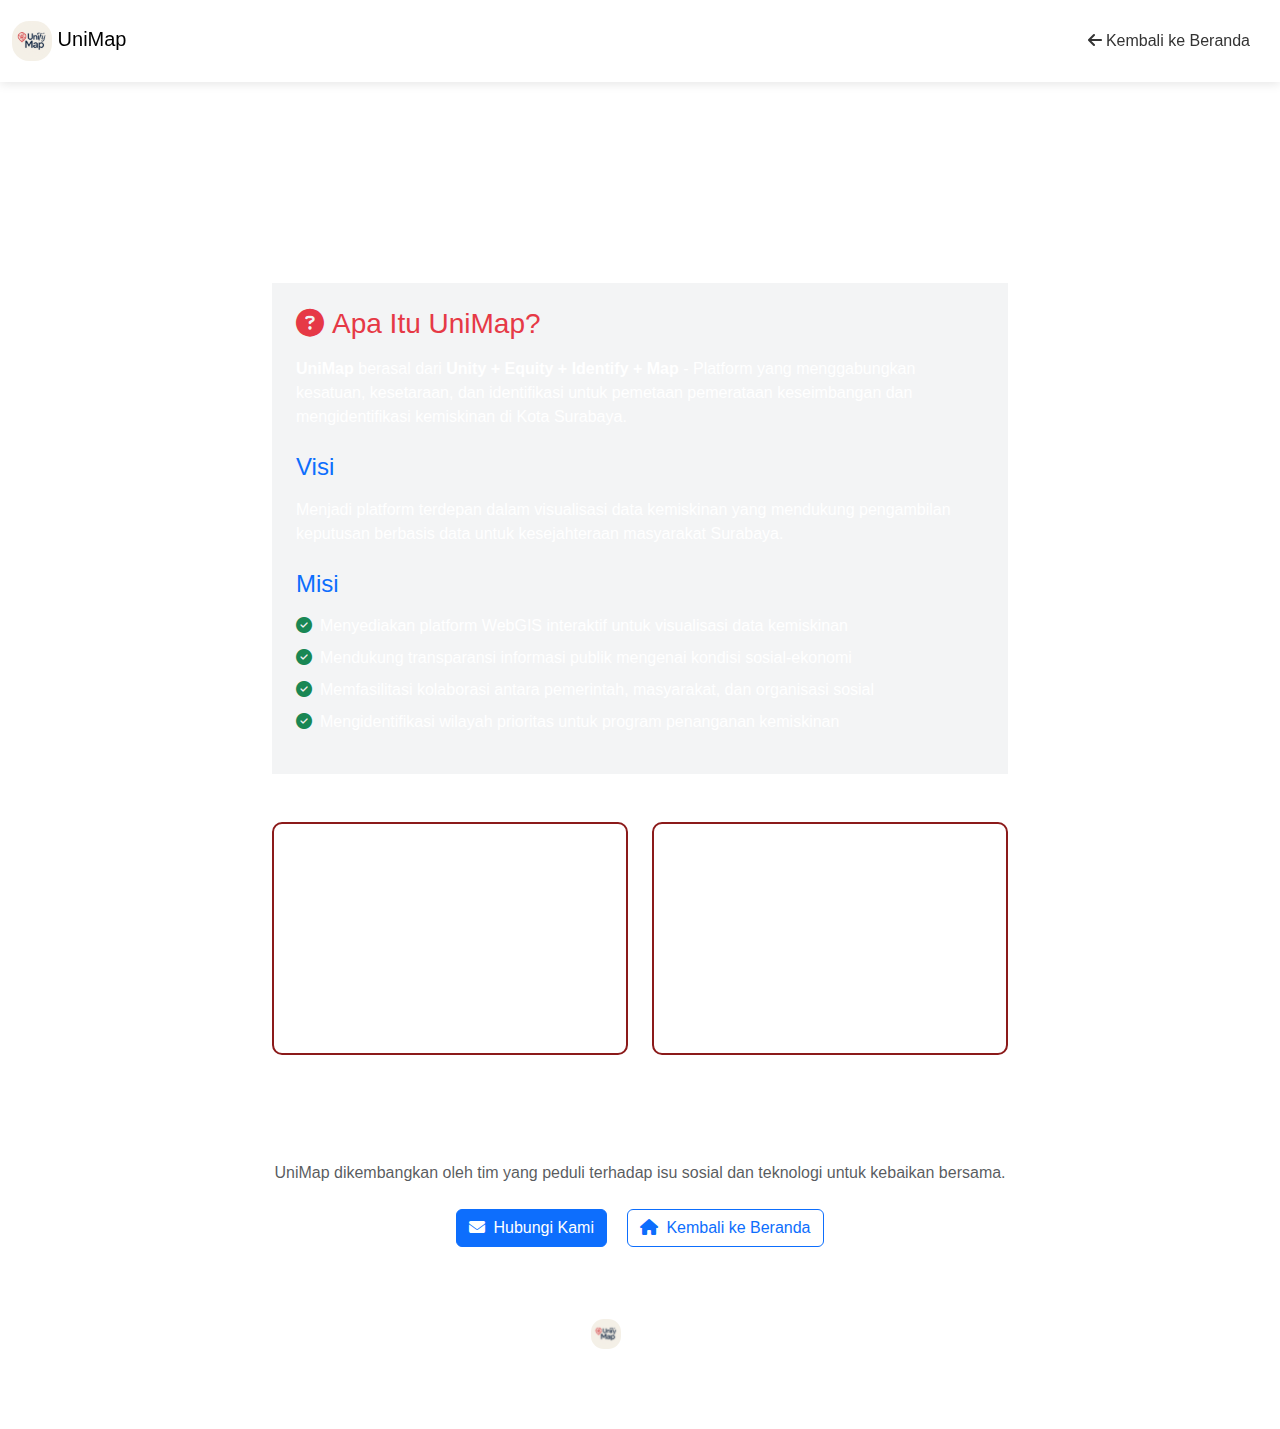
<file: Halaman/about.html>
<!DOCTYPE html>
<html lang="id">

<head>
    <meta charset="UTF-8">
    <meta name="viewport" content="width=device-width, initial-scale=1.0">
    <title>Tentang UniMap - Surabaya Poverty Mapping Platform</title>
    <link href="https://cdn.jsdelivr.net/npm/bootstrap@5.3.0/dist/css/bootstrap.min.css" rel="stylesheet">
    <link rel="stylesheet" href="https://cdnjs.cloudflare.com/ajax/libs/font-awesome/6.4.0/css/all.min.css">
    <link href="../style.css" rel="stylesheet">
</head>

<body>
    <!-- Navigation -->
    <nav class="navbar sticky-top navbar-expand-lg navbar-light bg-white py-3">
        <div class="container-fluid">
            <a class="navbar-brand" href="../index.html">
                <img src="../Img/Hasil akhr.svg" alt="UniMap Logo" width="40" height="40" class="navbar-logo">
                <span class="brand-text">UniMap</span>
            </a>
            <div class="navbar-nav ms-auto">
                <a href="../index.html" class="nav-link">
                    <i class="fas fa-arrow-left me-1"></i>Kembali ke Beranda
                </a>
            </div>
        </div>
    </nav>

    <!-- About Content -->
    <main class="py-5">
        <div class="container">
            <div class="row justify-content-center">
                <div class="col-lg-8">
                    <div class="text-center mb-5">
                        <h1 class="display-4 fw-bold" style="color: var(--primary-color);">
                            Tentang <span style="color: var(--secondary-color);">UniMap</span>
                        </h1>
                        <p class="lead">Platform WebGIS untuk Pemetaan Kemiskinan Surabaya</p>
                    </div>

                    <div class="glass-card p-4 mb-4" style="background: rgba(26, 31, 54, 0.05);">
                        <h3 class="text-danger mb-3">
                            <i class="fas fa-question-circle me-2"></i>Apa Itu UniMap?
                        </h3>
                        <p class="mb-3">
                            <strong>UniMap</strong> berasal dari <strong>Unity + Equity + Identify + Map</strong> - Platform yang menggabungkan kesatuan, kesetaraan, dan identifikasi untuk pemetaan pemerataan keseimbangan dan mengidentifikasi kemiskinan
                            di Kota Surabaya.
                        </p>

                        <h4 class="text-primary mt-4 mb-3">Visi</h4>
                        <p>Menjadi platform terdepan dalam visualisasi data kemiskinan yang mendukung pengambilan keputusan berbasis data untuk kesejahteraan masyarakat Surabaya.</p>

                        <h4 class="text-primary mt-4 mb-3">Misi</h4>
                        <ul class="list-unstyled">
                            <li class="mb-2"><i class="fas fa-check-circle text-success me-2"></i>Menyediakan platform WebGIS interaktif untuk visualisasi data kemiskinan</li>
                            <li class="mb-2"><i class="fas fa-check-circle text-success me-2"></i>Mendukung transparansi informasi publik mengenai kondisi sosial-ekonomi</li>
                            <li class="mb-2"><i class="fas fa-check-circle text-success me-2"></i>Memfasilitasi kolaborasi antara pemerintah, masyarakat, dan organisasi sosial</li>
                            <li class="mb-2"><i class="fas fa-check-circle text-success me-2"></i>Mengidentifikasi wilayah prioritas untuk program penanganan kemiskinan</li>
                        </ul>
                    </div>

                    <div class="row g-4 mt-4">
                        <div class="col-md-6">
                            <div class="feature-box h-100">
                                <div class="feature-icon">
                                    <i class="fas fa-database"></i>
                                </div>
                                <h4>Data Terpercaya</h4>
                                <p>Menggunakan data resmi dari BPS dan Dinas Sosial Kota Surabaya untuk memastikan akurasi informasi.</p>
                            </div>
                        </div>
                        <div class="col-md-6">
                            <div class="feature-box h-100">
                                <div class="feature-icon">
                                    <i class="fas fa-users"></i>
                                </div>
                                <h4>Partisipasi Masyarakat</h4>
                                <p>Membuka ruang bagi masyarakat untuk berkontribusi dalam upaya pengentasan kemiskinan.</p>
                            </div>
                        </div>
                    </div>

                    <div class="text-center mt-5">
                        <h3 class="mb-4">Tim Pengembang</h3>
                        <p class="text-muted">UniMap dikembangkan oleh tim yang peduli terhadap isu sosial dan teknologi untuk kebaikan bersama.</p>
                        <div class="mt-4">
                            <a href="contact.html" class="btn btn-primary me-3">
                                <i class="fas fa-envelope me-2"></i>Hubungi Kami
                            </a>
                            <a href="../index.html" class="btn btn-outline-primary">
                                <i class="fas fa-home me-2"></i>Kembali ke Beranda
                            </a>
                        </div>
                    </div>
                </div>
            </div>
        </div>
    </main>

    <!-- Footer -->
    <footer class="footer py-4">
        <div class="container text-center">
            <div class="footer-brand mb-3">
                <img src="../Img/Hasil akhr.svg" alt="UniMap Logo" width="30" height="30" class="me-2">
                <span class="footer-brand-text">UniMap</span>
            </div>
            <p class="footer-description">Platform WebGIS untuk visualisasi dan analisis data kemiskinan di Surabaya.</p>
        </div>
    </footer>

    <script src="https://cdn.jsdelivr.net/npm/bootstrap@5.3.0/dist/js/bootstrap.bundle.min.js"></script>
</body>

</html>
</file>
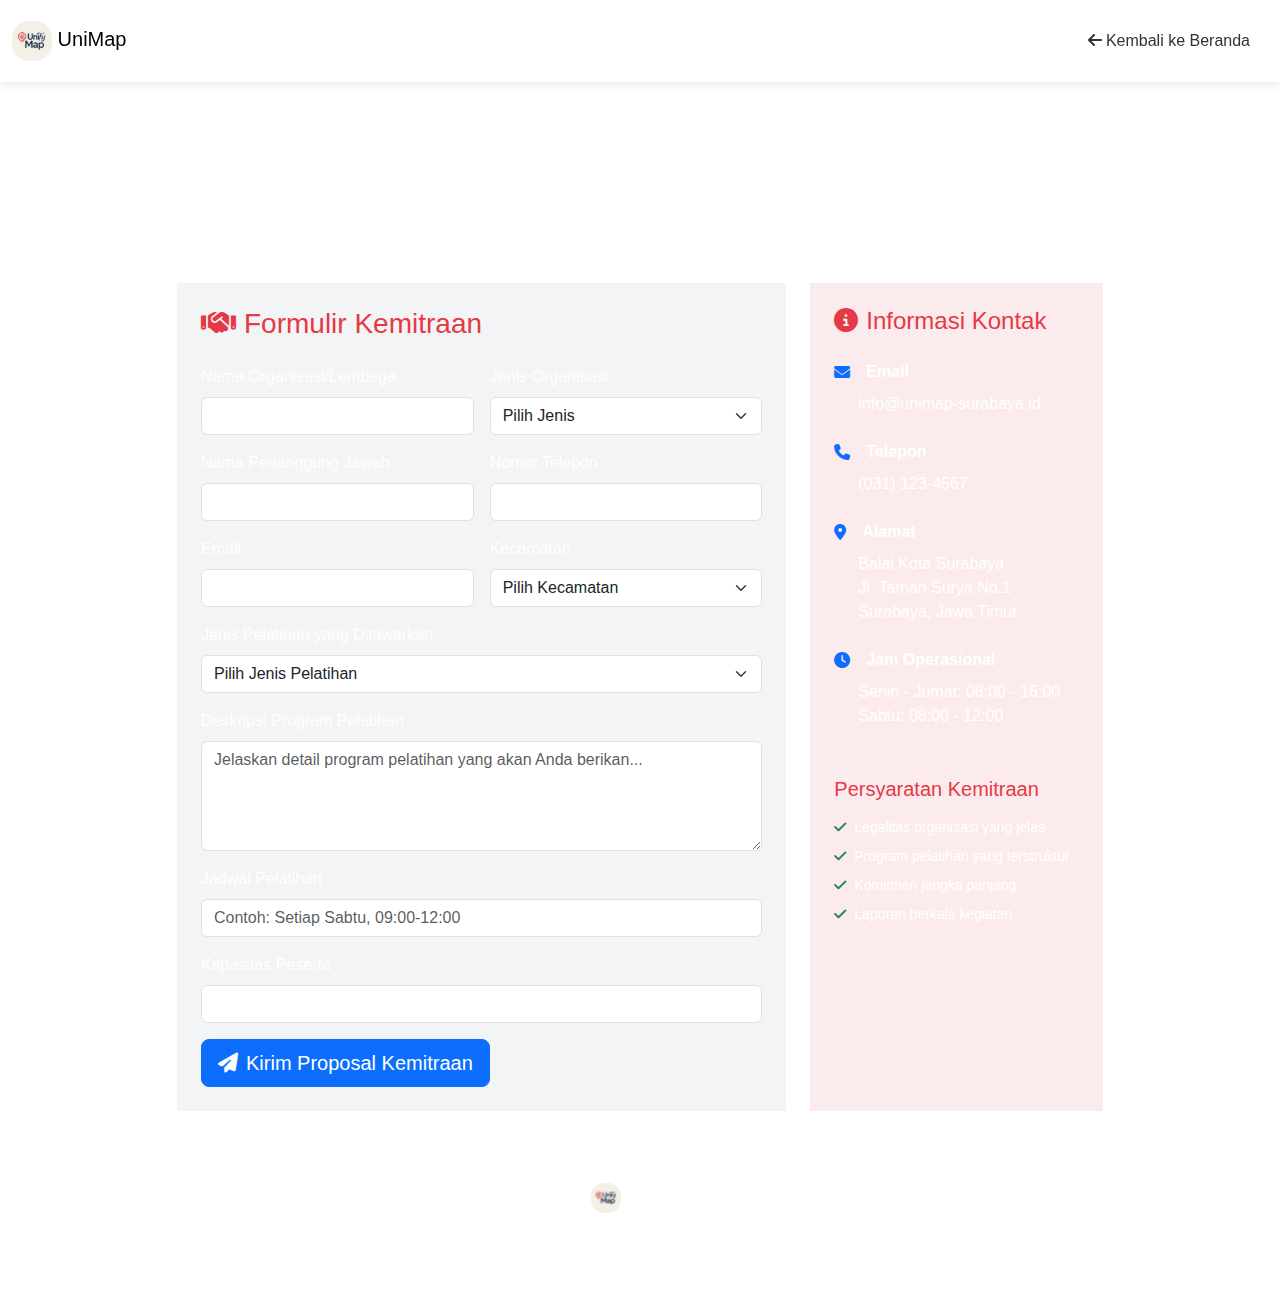
<file: Halaman/contact.html>
<!DOCTYPE html>
<html lang="id">

<head>
    <meta charset="UTF-8">
    <meta name="viewport" content="width=device-width, initial-scale=1.0">
    <title>Kontak - UniMap Surabaya</title>
    <link href="https://cdn.jsdelivr.net/npm/bootstrap@5.3.0/dist/css/bootstrap.min.css" rel="stylesheet">
    <link rel="stylesheet" href="https://cdnjs.cloudflare.com/ajax/libs/font-awesome/6.4.0/css/all.min.css">
    <link href="../style.css" rel="stylesheet">
</head>

<body>
    <!-- Navigation -->
    <nav class="navbar sticky-top navbar-expand-lg navbar-light bg-white py-3">
        <div class="container-fluid">
            <a class="navbar-brand" href="../index.html">
                <img src="../Img/Hasil akhr.svg" alt="UniMap Logo" width="40" height="40" class="navbar-logo">
                <span class="brand-text">UniMap</span>
            </a>
            <div class="navbar-nav ms-auto">
                <a href="../index.html" class="nav-link">
                    <i class="fas fa-arrow-left me-1"></i>Kembali ke Beranda
                </a>
            </div>
        </div>
    </nav>

    <!-- Contact Content -->
    <main class="py-5">
        <div class="container">
            <div class="row justify-content-center">
                <div class="col-lg-10">
                    <div class="text-center mb-5">
                        <h1 class="display-4 fw-bold" style="color: var(--primary-color);">
                            <i class="fas fa-envelope me-3"></i>Hubungi Kami
                        </h1>
                        <p class="lead">Bergabung sebagai mitra atau sampaikan pertanyaan Anda</p>
                    </div>

                    <div class="row g-4">
                        <!-- Partnership Form -->
                        <div class="col-lg-8">
                            <div class="glass-card p-4" style="background: rgba(26, 31, 54, 0.05);">
                                <h3 class="text-danger mb-4">
                                    <i class="fas fa-handshake me-2"></i>Formulir Kemitraan
                                </h3>
                                <form id="partnershipForm" method="post" action="contact.php">
                                <div class="row g-3">
                                    <div class="col-md-6">
                                        <label for="orgName" class="form-label">Nama Organisasi/Lembaga</label>
                                        <input type="text" class="form-control" id="orgName" name="nama_organisasi" required>
                                    </div>
                                    <div class="col-md-6">
                                        <label for="orgType" class="form-label">Jenis Organisasi</label>
                                        <select class="form-select" id="orgType" name="jenis_organisasi" required>
                                            <option value="">Pilih Jenis</option>
                                            <option value="umkm">UMKM</option>
                                            <option value="karang-taruna">Karang Taruna</option>
                                            <option value="organisasi-sosial">Organisasi Sosial</option>
                                            <option value="lembaga-pendidikan">Lembaga Pendidikan</option>
                                            <option value="lainnya">Lainnya</option>
                                        </select>
                                    </div>
                                    <div class="col-md-6">
                                        <label for="contactPerson" class="form-label">Nama Penanggung Jawab</label>
                                        <input type="text" class="form-control" id="contactPerson" name="penanggung_jawab" required>
                                    </div>
                                    <div class="col-md-6">
                                        <label for="phone" class="form-label">Nomor Telepon</label>
                                        <input type="tel" class="form-control" id="phone" name="nomor_telepon" required>
                                    </div>
                                    <div class="col-md-6">
                                        <label for="email" class="form-label">Email</label>
                                        <input type="email" class="form-control" id="email" name="email" required>
                                    </div>
                                    <div class="col-md-6">
                                        <label for="kecamatan" class="form-label">Kecamatan</label>
                                        <select class="form-select" id="kecamatan" name="kecamatan" required>
                                            <option value="">Pilih Kecamatan</option>
                                            <option value="asemrowo">Asemrowo</option>
                                            <option value="benowo">Benowo</option>
                                            <option value="bubutan">Bubutan</option>
                                            <option value="bulak">Bulak</option>
                                            <option value="dukuh-pakis">Dukuh Pakis</option>
                                            <option value="gayungan">Gayungan</option>
                                            <option value="genteng">Genteng</option>
                                            <option value="gubeng">Gubeng</option>
                                            <option value="gunung-anyar">Gunung Anyar</option>
                                            <option value="jambangan">Jambangan</option>
                                            <option value="karang-pilang">Karang Pilang</option>
                                            <option value="kenjeran">Kenjeran</option>
                                            <option value="krembangan">Krembangan</option>
                                            <option value="lakarsantri">Lakarsantri</option>
                                            <option value="mulyorejo">Mulyorejo</option>
                                            <option value="pabean-cantian">Pabean Cantian</option>
                                            <option value="pakal">Pakal</option>
                                            <option value="rungkut">Rungkut</option>
                                            <option value="sambikerep">Sambikerep</option>
                                            <option value="sawahan">Sawahan</option>
                                            <option value="semampir">Semampir</option>
                                            <option value="simokerto">Simokerto</option>
                                            <option value="sukolilo">Sukolilo</option>
                                            <option value="sukomanunggal">Sukomanunggal</option>
                                            <option value="tambaksari">Tambaksari</option>
                                            <option value="tandes">Tandes</option>
                                            <option value="tegalsari">Tegalsari</option>
                                            <option value="tenggilis">Tenggilis</option>
                                            <option value="kendangsari">Kendangsari</option>
                                            <option value="kutisari">Kutisari</option>
                                            <option value="wiyung">Wiyung</option>
                                        </select>
                                    </div>
                                    <div class="col-12">
                                        <label for="trainingType" class="form-label">Jenis Pelatihan yang Ditawarkan</label>
                                        <select class="form-select" id="trainingType" name="jenis_pelatihan" required>
                                            <option value="">Pilih Jenis Pelatihan</option>
                                            <option value="kewirausahaan">Kewirausahaan</option>
                                            <option value="keahlian-digital">Keahlian Digital</option>
                                            <option value="keterampilan-teknis">Keterampilan Teknis</option>
                                            <option value="pertanian-urban">Pertanian Urban</option>
                                            <option value="kerajinan-tangan">Kerajinan Tangan</option>
                                            <option value="kuliner">Kuliner</option>
                                        </select>
                                    </div>
                                    <div class="col-12">
                                        <label for="description" class="form-label">Deskripsi Program Pelatihan</label>
                                        <textarea class="form-control" id="description" name="deskripsi_program" rows="4" placeholder="Jelaskan detail program pelatihan yang akan Anda berikan..." required></textarea>
                                    </div>
                                    <div class="col-12">
                                        <label for="schedule" class="form-label">Jadwal Pelatihan</label>
                                        <input type="text" class="form-control" id="schedule" name="jadwal_pelatihan" placeholder="Contoh: Setiap Sabtu, 09:00-12:00" required>
                                    </div>
                                    <div class="col-12">
                                        <label for="capacity" class="form-label">Kapasitas Peserta</label>
                                        <input type="number" class="form-control" id="capacity" name="kapasitas_peserta" min="1" max="100" required>
                                    </div>
                                    <div class="col-12">
                                        <button type="submit" class="btn btn-primary btn-lg">
                                            <i class="fas fa-paper-plane me-2"></i>Kirim Proposal Kemitraan
                                        </button>
                                    </div>
                                </div>
                            </form>

                            </div>
                        </div>

                        <!-- Contact Info -->
                        <div class="col-lg-4">
                            <div class="glass-card p-4 h-100" style="background: rgba(230, 57, 70, 0.1);">
                                <h4 class="text-danger mb-4">
                                    <i class="fas fa-info-circle me-2"></i>Informasi Kontak
                                </h4>

                                <div class="contact-item mb-4">
                                    <div class="d-flex align-items-center mb-2">
                                        <i class="fas fa-envelope text-primary me-3"></i>
                                        <strong>Email</strong>
                                    </div>
                                    <p class="ms-4 mb-0">info@unimap-surabaya.id</p>
                                </div>

                                <div class="contact-item mb-4">
                                    <div class="d-flex align-items-center mb-2">
                                        <i class="fas fa-phone text-primary me-3"></i>
                                        <strong>Telepon</strong>
                                    </div>
                                    <p class="ms-4 mb-0">(031) 123-4567</p>
                                </div>

                                <div class="contact-item mb-4">
                                    <div class="d-flex align-items-center mb-2">
                                        <i class="fas fa-map-marker-alt text-primary me-3"></i>
                                        <strong>Alamat</strong>
                                    </div>
                                    <p class="ms-4 mb-0">Balai Kota Surabaya<br>Jl. Taman Surya No.1<br>Surabaya, Jawa Timur</p>
                                </div>

                                <div class="contact-item">
                                    <div class="d-flex align-items-center mb-2">
                                        <i class="fas fa-clock text-primary me-3"></i>
                                        <strong>Jam Operasional</strong>
                                    </div>
                                    <p class="ms-4 mb-0">Senin - Jumat: 08:00 - 16:00<br>Sabtu: 08:00 - 12:00</p>
                                </div>

                                <hr class="my-4">

                                <h5 class="text-danger mb-3">Persyaratan Kemitraan</h5>
                                <ul class="list-unstyled small">
                                    <li class="mb-2"><i class="fas fa-check text-success me-2"></i>Legalitas organisasi yang jelas</li>
                                    <li class="mb-2"><i class="fas fa-check text-success me-2"></i>Program pelatihan yang terstruktur</li>
                                    <li class="mb-2"><i class="fas fa-check text-success me-2"></i>Komitmen jangka panjang</li>
                                    <li class="mb-2"><i class="fas fa-check text-success me-2"></i>Laporan berkala kegiatan</li>
                                </ul>
                            </div>
                        </div>
                    </div>
                </div>
            </div>
        </div>
    </main>

    <!-- Footer -->
    <footer class="footer py-4">
        <div class="container text-center">
            <div class="footer-brand mb-3">
                <img src="../Img/Hasil akhr.svg" alt="UniMap Logo" width="30" height="30" class="me-2">
                <span class="footer-brand-text">UniMap</span>
            </div>
            <p class="footer-description">Platform WebGIS untuk visualisasi dan analisis data kemiskinan di Surabaya.</p>
        </div>
    </footer>
    <script src="https://cdn.jsdelivr.net/npm/bootstrap@5.3.0/dist/js/bootstrap.bundle.min.js"></script>
</body>

</html>
</file>
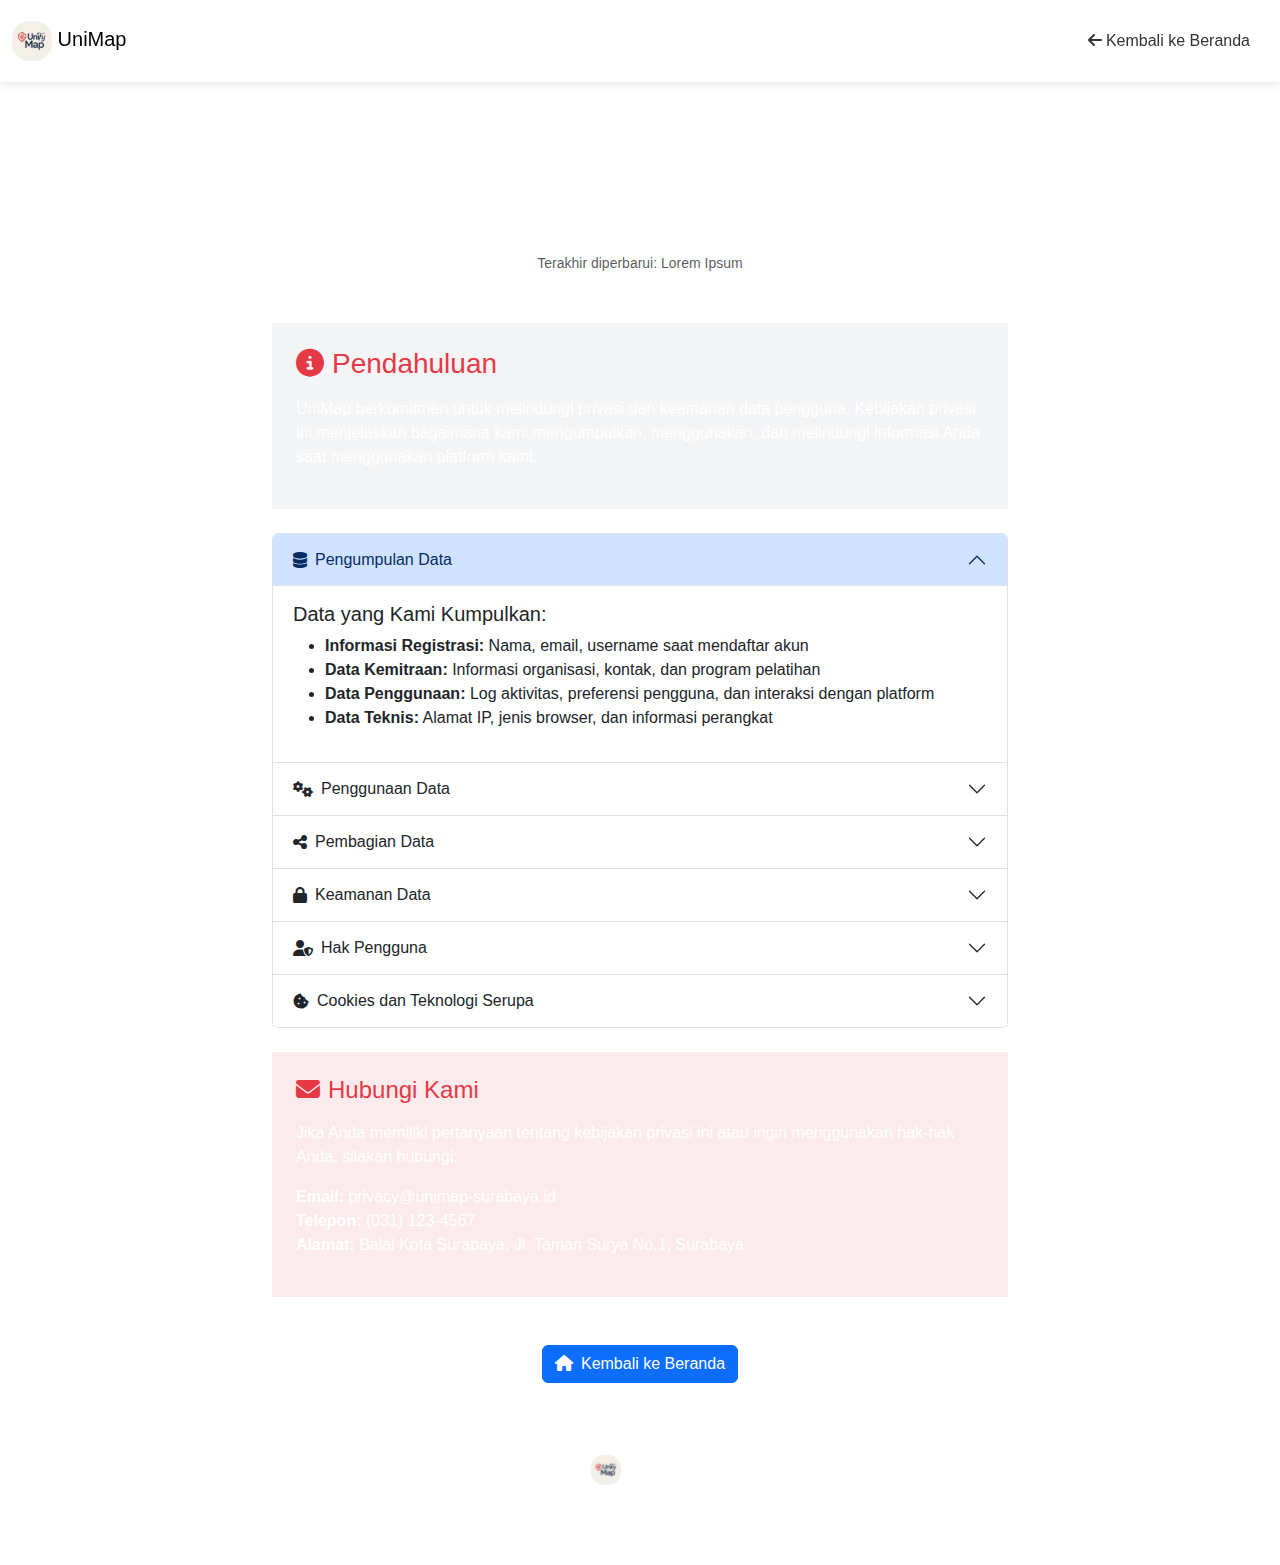
<file: Halaman/privacy.html>
<!DOCTYPE html>
<html lang="id">

<head>
    <meta charset="UTF-8">
    <meta name="viewport" content="width=device-width, initial-scale=1.0">
    <title>Kebijakan Privasi - UniMap Surabaya</title>
    <link href="https://cdn.jsdelivr.net/npm/bootstrap@5.3.0/dist/css/bootstrap.min.css" rel="stylesheet">
    <link rel="stylesheet" href="https://cdnjs.cloudflare.com/ajax/libs/font-awesome/6.4.0/css/all.min.css">
    <link href="../style.css" rel="stylesheet">
</head>

<body>
    <!-- Navigation -->
    <nav class="navbar sticky-top navbar-expand-lg navbar-light bg-white py-3">
        <div class="container-fluid">
            <a class="navbar-brand" href="../index.html">
                <img src="../Img/Hasil akhr.svg" alt="UniMap Logo" width="40" height="40" class="navbar-logo">
                <span class="brand-text">UniMap</span>
            </a>
            <div class="navbar-nav ms-auto">
                <a href="../index.html" class="nav-link">
                    <i class="fas fa-arrow-left me-1"></i>Kembali ke Beranda
                </a>
            </div>
        </div>
    </nav>

    <!-- Privacy Content -->
    <main class="py-5">
        <div class="container">
            <div class="row justify-content-center">
                <div class="col-lg-8">
                    <div class="text-center mb-5">
                        <h1 class="display-4 fw-bold" style="color: var(--primary-color);">
                            <i class="fas fa-shield-alt me-3"></i>Kebijakan Privasi
                        </h1>
                        <p class="lead">Komitmen kami dalam melindungi data dan privasi pengguna</p>
                        <small class="text-muted">Terakhir diperbarui: Lorem Ipsum</small>
                    </div>

                    <div class="glass-card p-4 mb-4" style="background: rgba(26, 31, 54, 0.05);">
                        <h3 class="text-danger mb-3">
                            <i class="fas fa-info-circle me-2"></i>Pendahuluan
                        </h3>
                        <p>
                            UniMap berkomitmen untuk melindungi privasi dan keamanan data pengguna. Kebijakan privasi ini menjelaskan bagaimana kami mengumpulkan, menggunakan, dan melindungi informasi Anda saat menggunakan platform kami.
                        </p>
                    </div>

                    <div class="accordion" id="privacyAccordion">
                        <div class="accordion-item">
                            <h2 class="accordion-header">
                                <button class="accordion-button" type="button" data-bs-toggle="collapse" data-bs-target="#dataCollection">
                                    <i class="fas fa-database me-2"></i>Pengumpulan Data
                                </button>
                            </h2>
                            <div id="dataCollection" class="accordion-collapse collapse show" data-bs-parent="#privacyAccordion">
                                <div class="accordion-body">
                                    <h5>Data yang Kami Kumpulkan:</h5>
                                    <ul>
                                        <li><strong>Informasi Registrasi:</strong> Nama, email, username saat mendaftar akun</li>
                                        <li><strong>Data Kemitraan:</strong> Informasi organisasi, kontak, dan program pelatihan</li>
                                        <li><strong>Data Penggunaan:</strong> Log aktivitas, preferensi pengguna, dan interaksi dengan platform</li>
                                        <li><strong>Data Teknis:</strong> Alamat IP, jenis browser, dan informasi perangkat</li>
                                    </ul>
                                </div>
                            </div>
                        </div>

                        <div class="accordion-item">
                            <h2 class="accordion-header">
                                <button class="accordion-button collapsed" type="button" data-bs-toggle="collapse" data-bs-target="#dataUsage">
                                    <i class="fas fa-cogs me-2"></i>Penggunaan Data
                                </button>
                            </h2>
                            <div id="dataUsage" class="accordion-collapse collapse" data-bs-parent="#privacyAccordion">
                                <div class="accordion-body">
                                    <h5>Kami menggunakan data Anda untuk:</h5>
                                    <ul>
                                        <li>Menyediakan dan meningkatkan layanan platform</li>
                                        <li>Memfasilitasi kemitraan dan program pelatihan</li>
                                        <li>Mengirim notifikasi dan update penting</li>
                                        <li>Menganalisis penggunaan untuk pengembangan fitur</li>
                                        <li>Memastikan keamanan dan mencegah penyalahgunaan</li>
                                    </ul>
                                </div>
                            </div>
                        </div>

                        <div class="accordion-item">
                            <h2 class="accordion-header">
                                <button class="accordion-button collapsed" type="button" data-bs-toggle="collapse" data-bs-target="#dataSharing">
                                    <i class="fas fa-share-alt me-2"></i>Pembagian Data
                                </button>
                            </h2>
                            <div id="dataSharing" class="accordion-collapse collapse" data-bs-parent="#privacyAccordion">
                                <div class="accordion-body">
                                    <h5>Kami TIDAK akan membagikan data pribadi Anda kepada pihak ketiga, kecuali:</h5>
                                    <ul>
                                        <li>Dengan persetujuan eksplisit dari Anda</li>
                                        <li>Untuk memenuhi kewajiban hukum</li>
                                        <li>Dengan mitra resmi untuk program pelatihan (hanya data yang relevan)</li>
                                        <li>Dalam bentuk data agregat dan anonim untuk penelitian</li>
                                    </ul>
                                </div>
                            </div>
                        </div>

                        <div class="accordion-item">
                            <h2 class="accordion-header">
                                <button class="accordion-button collapsed" type="button" data-bs-toggle="collapse" data-bs-target="#dataSecurity">
                                    <i class="fas fa-lock me-2"></i>Keamanan Data
                                </button>
                            </h2>
                            <div id="dataSecurity" class="accordion-collapse collapse" data-bs-parent="#privacyAccordion">
                                <div class="accordion-body">
                                    <h5>Langkah-langkah keamanan yang kami terapkan:</h5>
                                    <ul>
                                        <li>Enkripsi data saat transmisi dan penyimpanan</li>
                                        <li>Autentikasi multi-faktor untuk akun sensitif</li>
                                        <li>Audit keamanan berkala</li>
                                        <li>Pembatasan akses berdasarkan prinsip least privilege</li>
                                        <li>Backup data reguler dengan enkripsi</li>
                                    </ul>
                                </div>
                            </div>
                        </div>

                        <div class="accordion-item">
                            <h2 class="accordion-header">
                                <button class="accordion-button collapsed" type="button" data-bs-toggle="collapse" data-bs-target="#userRights">
                                    <i class="fas fa-user-shield me-2"></i>Hak Pengguna
                                </button>
                            </h2>
                            <div id="userRights" class="accordion-collapse collapse" data-bs-parent="#privacyAccordion">
                                <div class="accordion-body">
                                    <h5>Sebagai pengguna, Anda memiliki hak untuk:</h5>
                                    <ul>
                                        <li><strong>Akses:</strong> Melihat data pribadi yang kami simpan</li>
                                        <li><strong>Koreksi:</strong> Memperbarui atau memperbaiki data yang tidak akurat</li>
                                        <li><strong>Penghapusan:</strong> Meminta penghapusan akun dan data pribadi</li>
                                        <li><strong>Portabilitas:</strong> Mengunduh data pribadi dalam format yang dapat dibaca</li>
                                        <li><strong>Pembatasan:</strong> Membatasi pemrosesan data tertentu</li>
                                    </ul>
                                    <div class="alert alert-info mt-3">
                                        <i class="fas fa-info-circle me-2"></i> Untuk menggunakan hak-hak ini, silakan hubungi kami melalui email: privacy@unimap-surabaya.id
                                    </div>
                                </div>
                            </div>
                        </div>

                        <div class="accordion-item">
                            <h2 class="accordion-header">
                                <button class="accordion-button collapsed" type="button" data-bs-toggle="collapse" data-bs-target="#cookies">
                                    <i class="fas fa-cookie-bite me-2"></i>Cookies dan Teknologi Serupa
                                </button>
                            </h2>
                            <div id="cookies" class="accordion-collapse collapse" data-bs-parent="#privacyAccordion">
                                <div class="accordion-body">
                                    <p>Kami menggunakan cookies dan teknologi serupa untuk:</p>
                                    <ul>
                                        <li>Menjaga sesi login Anda</li>
                                        <li>Mengingat preferensi pengguna</li>
                                        <li>Menganalisis penggunaan website</li>
                                        <li>Meningkatkan pengalaman pengguna</li>
                                    </ul>
                                    <p>Anda dapat mengatur preferensi cookies melalui pengaturan browser Anda.</p>
                                </div>
                            </div>
                        </div>
                    </div>

                    <div class="glass-card p-4 mt-4" style="background: rgba(230, 57, 70, 0.1);">
                        <h4 class="text-danger mb-3">
                            <i class="fas fa-envelope me-2"></i>Hubungi Kami
                        </h4>
                        <p>Jika Anda memiliki pertanyaan tentang kebijakan privasi ini atau ingin menggunakan hak-hak Anda, silakan hubungi:</p>
                        <ul class="list-unstyled">
                            <li><strong>Email:</strong> privacy@unimap-surabaya.id</li>
                            <li><strong>Telepon:</strong> (031) 123-4567</li>
                            <li><strong>Alamat:</strong> Balai Kota Surabaya, Jl. Taman Surya No.1, Surabaya</li>
                        </ul>
                    </div>

                    <div class="text-center mt-5">
                        <a href="../index.html" class="btn btn-primary">
                            <i class="fas fa-home me-2"></i>Kembali ke Beranda
                        </a>
                    </div>
                </div>
            </div>
        </div>
    </main>

    <!-- Footer -->
    <footer class="footer py-4">
        <div class="container text-center">
            <div class="footer-brand mb-3">
                <img src="../Img/Hasil akhr.svg" alt="UniMap Logo" width="30" height="30" class="me-2">
                <span class="footer-brand-text">UniMap</span>
            </div>
            <p class="footer-description">Platform WebGIS untuk visualisasi dan analisis data kemiskinan di Surabaya.</p>
        </div>
    </footer>

    <script src="https://cdn.jsdelivr.net/npm/bootstrap@5.3.0/dist/js/bootstrap.bundle.min.js"></script>
</body>

</html>
</file>
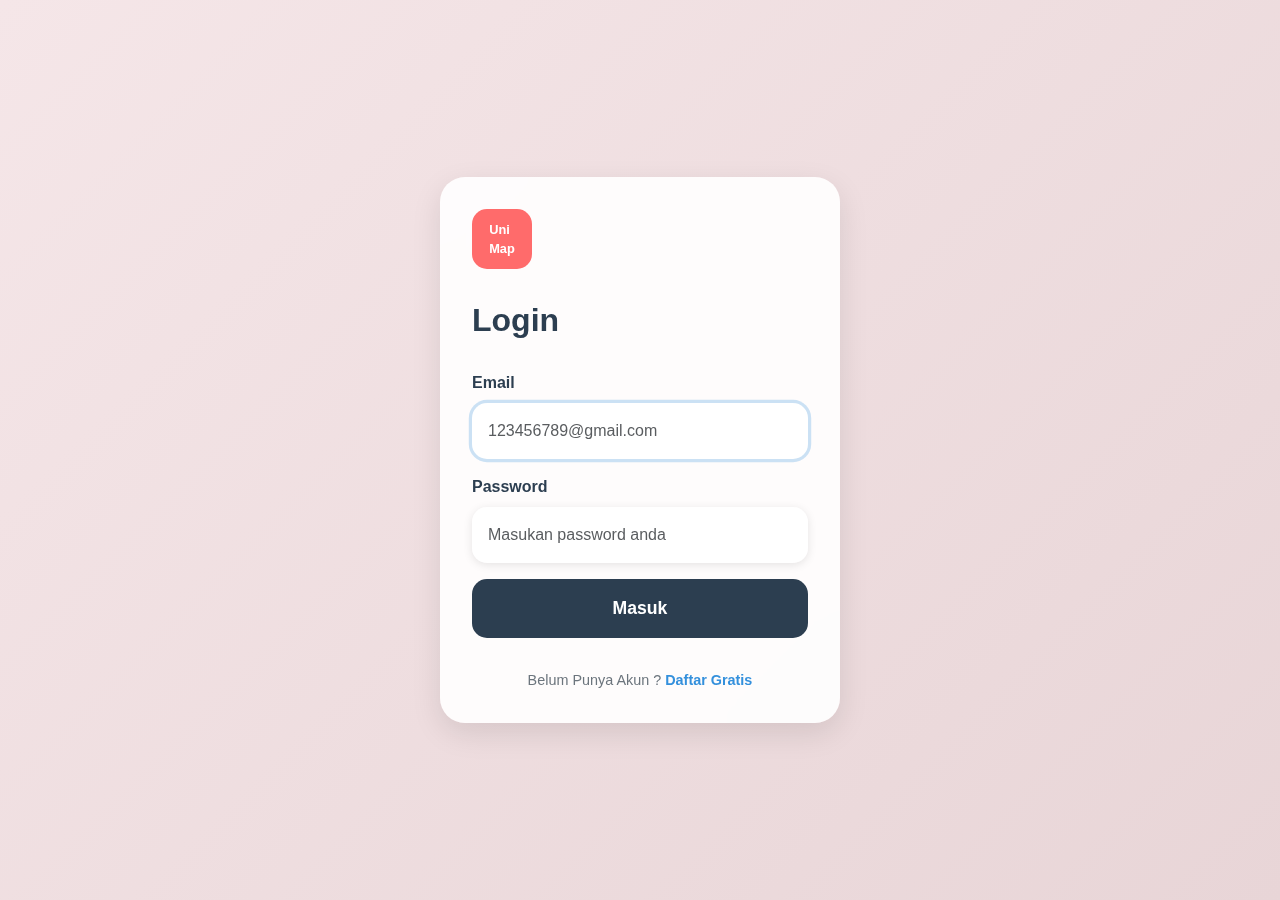
<file: Login/Login_Unimap.html>
<!DOCTYPE html>
<html lang="en">
<head>
    <meta charset="UTF-8">
    <meta name="viewport" content="width=device-width, initial-scale=1.0">
    <title>UniMap - Login</title>
    <link href="https://cdn.jsdelivr.net/npm/bootstrap@5.3.0/dist/css/bootstrap.min.css" rel="stylesheet">
    <link href="https://cdnjs.cloudflare.com/ajax/libs/font-awesome/6.0.0/css/all.min.css" rel="stylesheet">
    <link rel="stylesheet" href="LoginStyle.css">
</head>
<body>
    <div class="container-fluid">
        <div class="row justify-content-center align-items-center min-vh-100">
            <div class="col-12 col-sm-8 col-md-6 col-lg-4">
                <div class="login-container">
                    <!-- Logo -->
                    <div class="logo">
                        Uni<br>Map
                    </div>
                    
                    <!-- Title -->
                    <h1 class="login-title">Login</h1>
                    
                    <!-- Alert Messages -->
                    <div id="alertContainer"></div>
                    
                    <!-- Login Form -->
                    <form id="loginForm" method="POST" action="./login.php">
                        <!-- Email Field -->
                        <div class="mb-3">
                            <label for="email" class="form-label">Email</label>
                            <input type="email" class="form-control" id="email" name="email" 
                                   placeholder="123456789@gmail.com" required>
                        </div>
                        
                        <!-- Password Field -->
                        <div class="mb-3">
                            <label for="password" class="form-label">Password</label>
                            <div class="password-container">
                                <input type="password" class="form-control" id="password" name="password" 
                                       placeholder="Masukan password anda" required>
                                <button type="button" class="password-toggle" id="togglePassword">
                                    <i class=""></i>
                                </button>
                            </div>
                        </div>
                        
                        <!-- Forgot Password Link -->
                        <a href="" class=""></a>
                        
                        <!-- Login Button -->
                        <button type="submit" class="btn btn-primary btn-login">
                            <span class="spinner-border spinner-border-sm d-none" id="loginSpinner"></span>
                            <span id="loginText">Masuk</span>
                        </button>
                    </form>
                    
                    <!-- Register Link -->
                    <div class="register-link">
                        Belum Punya Akun ? <a href="./Register_Unimap.html">Daftar Gratis</a>
                    </div>
                </div>
            </div>
        </div>
    </div>

    <script src="https://cdn.jsdelivr.net/npm/bootstrap@5.3.0/dist/js/bootstrap.bundle.min.js"></script>
    <script src="/Login/Login.js"></script>
</body>
</html>
</file>
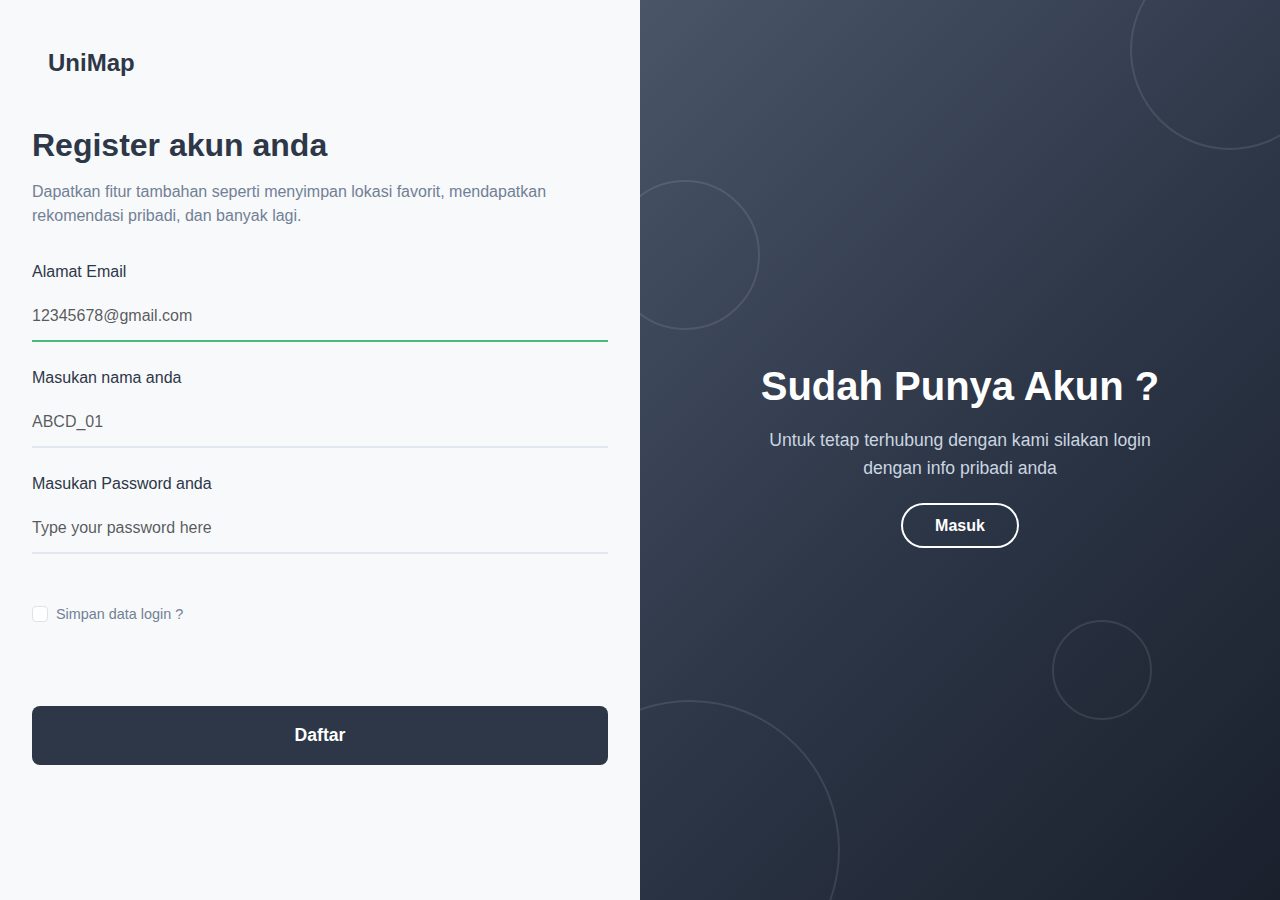
<file: Login/Register_Unimap.html>
<!DOCTYPE html>
<html lang="en">
<head>
    <meta charset="UTF-8">
    <meta name="viewport" content="width=device-width, initial-scale=1.0">
    <title>UniMap - Register</title>
    <link href="https://cdn.jsdelivr.net/npm/bootstrap@5.3.0/dist/css/bootstrap.min.css" rel="stylesheet">
    <link href="https://cdnjs.cloudflare.com/ajax/libs/font-awesome/6.0.0/css/all.min.css" rel="stylesheet">
    <link rel="stylesheet" href="../Login/RegistStyle.css">
</head>
<body>
    <div class="split-container">
        <!-- Left Panel - Registration Form -->
        <div class="left-panel">
            <!-- Navigation -->
            <nav class="navbar navbar-expand-lg">
                <div class="container-fluid p-0">
                    <button class="navbar-toggler" type="button">
                        <span class="navbar-toggler-icon"></span>
                    </button>
                    <a class="navbar-brand ms-3" href="#">UniMap</a>
                </div>
            </nav>
            
            <!-- Registration Form -->
            <div class="registration-content">
                <h1 class="register-title">Register akun anda</h1>
                <p class="register-subtitle">
                    Dapatkan fitur tambahan seperti menyimpan lokasi favorit, 
                    mendapatkan rekomendasi pribadi, dan banyak lagi.
                </p>
                
                <!-- Alert Messages -->
                <div id="alertContainer"></div>
                <form id="registerForm" method="POST" action="./register.php">
                    <!-- Email Field -->
                    <div class="mb-4">
                        <label for="email" class="form-label">Alamat Email</label>
                        <input type="email" class="form-control" id="email" name="email" 
                               placeholder="12345678@gmail.com" required>
                        <div class="invalid-feedback"></div>
                    </div>
                    
                    <!-- Name Field -->
                    <div class="mb-4">
                        <label for="name" class="form-label">Masukan nama anda</label>
                        <input type="text" class="form-control" id="name" name="name" 
                               placeholder="ABCD_01" required>
                        <div class="invalid-feedback"></div>
                    </div>
                    
                    <!-- Password Field -->
                    <div class="mb-4">
                        <label for="password" class="form-label">Masukan Password anda</label>
                        <div class="password-container">
                            <input type="password" class="form-control" id="password" name="password" 
                                   placeholder="Type your password here" required>
                            <span class="password-strength" id="passwordStrength"></span>
                            <button type="button" class="password-toggle" id="togglePassword">
                            </button>
                        </div>
                        <div class="invalid-feedback"></div>
                    </div>
                    
                    <!-- Options -->
                    <div class="d-flex justify-content-between align-items-center mb-4">
                        <div class="form-check">
                            <input class="form-check-input" type="checkbox" id="saveLogin" name="save_login">
                            <label class="form-check-label" for="saveLogin">
                                Simpan data login ?
                            </label>
                        </div>
                        <a href="" class=""></a>
                    </div>
                    
                    <!-- Register Button -->
                    <button type="submit" class="btn btn-primary btn-register">
                        <span class="spinner-border spinner-border-sm d-none" id="registerSpinner"></span>
                        <span id="registerText">Daftar</span>
                    </button>
                </form>
            </div>
        </div>
        
        <!-- Right Panel - Login Prompt -->
        <div class="right-panel">
            <div class="decorative-circles">
                <div class="circle circle-1"></div>
                <div class="circle circle-2"></div>
                <div class="circle circle-3"></div>
                <div class="circle circle-4"></div>
            </div>
            
            <div class="content">
                <h2>Sudah Punya Akun ?</h2>
                <p>
                    Untuk tetap terhubung dengan kami silakan login dengan info pribadi anda
                </p>
                <a href="./Login_Unimap.html" class="btn-login">Masuk</a>
            </div>
        </div>
    </div>

    <script src="https://cdn.jsdelivr.net/npm/bootstrap@5.3.0/dist/js/bootstrap.bundle.min.js"></script>
    <script src="../Login/Regist.js"></script>
</body>
</html>
</file>
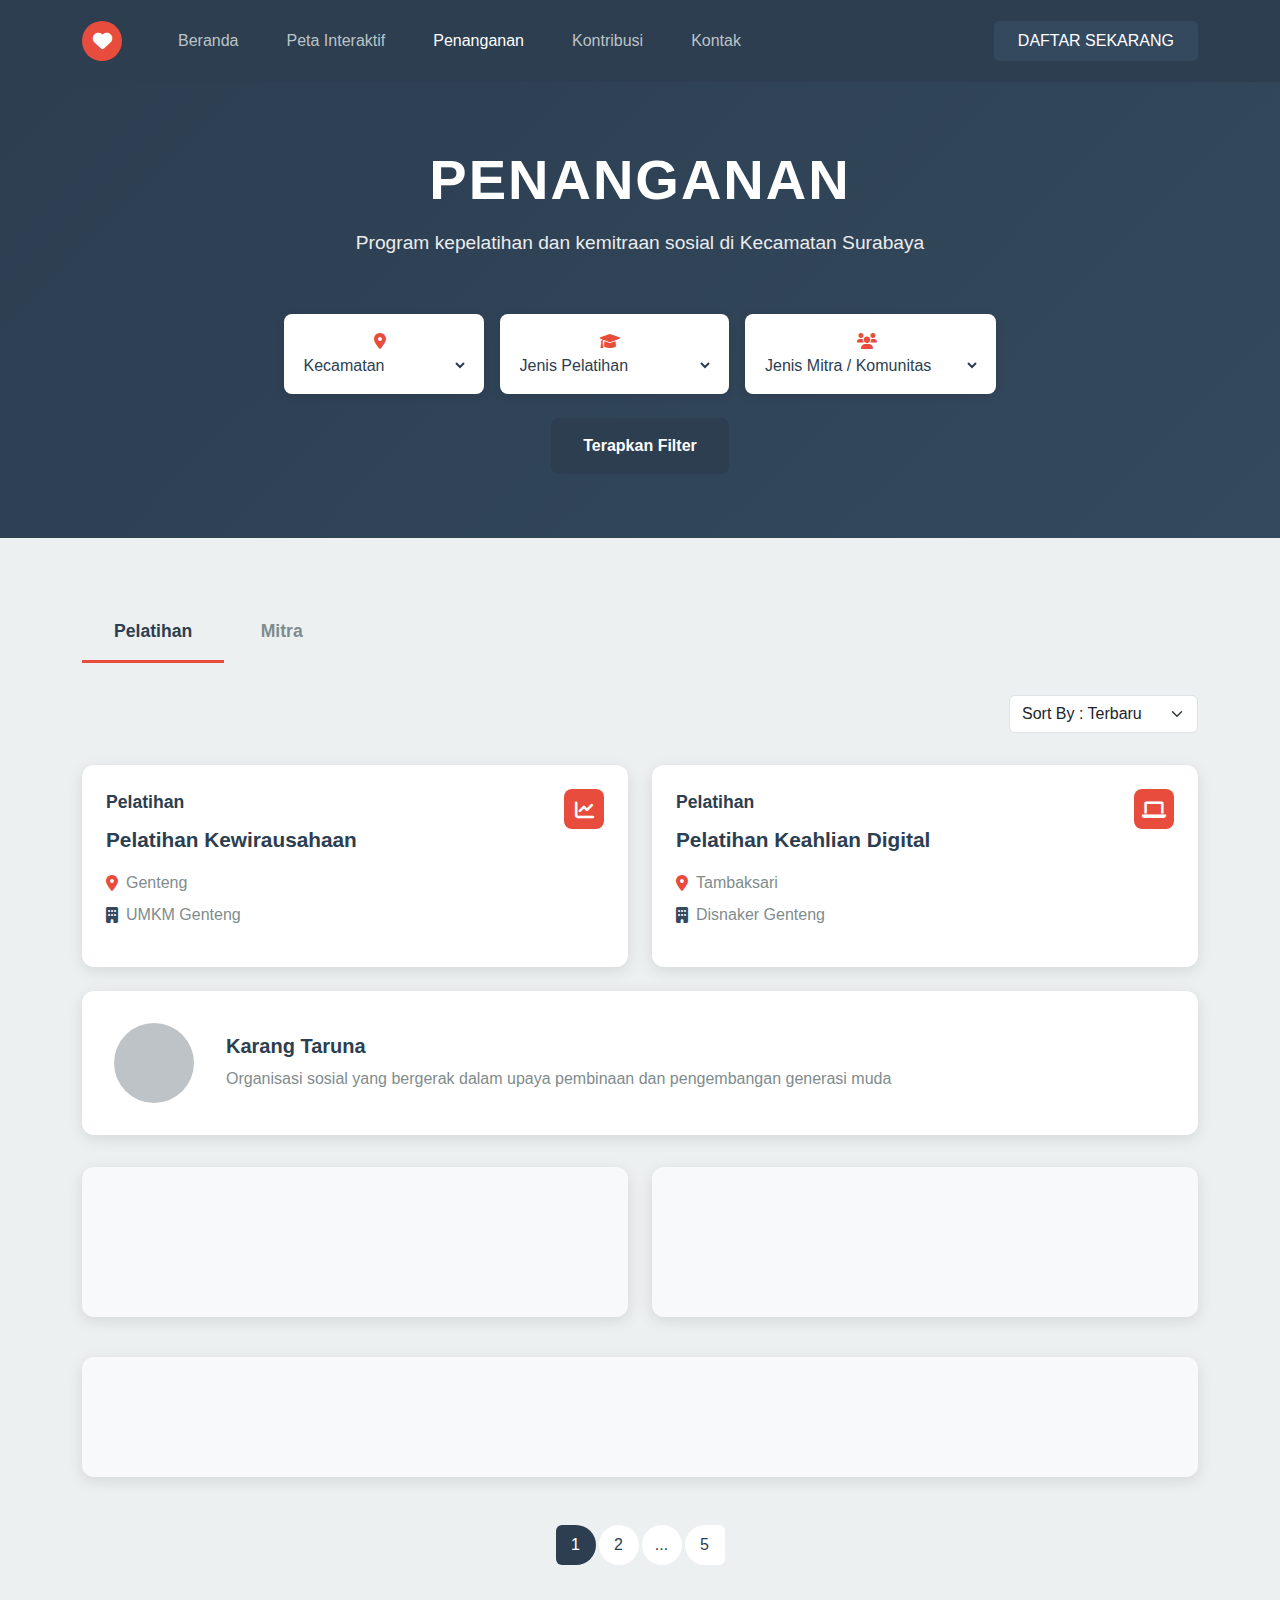
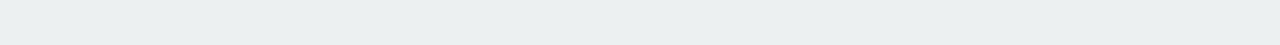
<file: Penaganan/Index1.html>
<!DOCTYPE html>
<html lang="id">
<head>
    <meta charset="UTF-8">
    <meta name="viewport" content="width=device-width, initial-scale=1.0">
    <title>Penanganan - Program Kepelatihan Surabaya</title>
    <link href="https://cdn.jsdelivr.net/npm/bootstrap@5.3.0/dist/css/bootstrap.min.css" rel="stylesheet">
    <link href="https://cdnjs.cloudflare.com/ajax/libs/font-awesome/6.0.0/css/all.min.css" rel="stylesheet">
    <style>
        :root {
            --primary-dark: #2c3e50;
            --primary-blue: #34495e;
            --accent-red: #e74c3c;
        }

        body {
            font-family: 'Segoe UI', Tahoma, Geneva, Verdana, sans-serif;
            background-color: #ecf0f1;
        }

        .navbar-custom {
            background-color: var(--primary-dark);
            padding: 1rem 0;
        }

        .navbar-brand {
            display: flex;
            align-items: center;
        }

        .logo {
            width: 40px;
            height: 40px;
            background-color: var(--accent-red);
            border-radius: 50%;
            display: flex;
            align-items: center;
            justify-content: center;
            margin-right: 1rem;
        }

        .logo i {
            color: white;
            font-size: 1.2rem;
        }

        .navbar-nav .nav-link {
            color: #bdc3c7 !important;
            margin: 0 1rem;
            font-weight: 500;
            transition: color 0.3s ease;
        }

        .navbar-nav .nav-link:hover,
        .navbar-nav .nav-link.active {
            color: white !important;
        }

        .btn-register {
            background-color: var(--primary-blue);
            color: white;
            border: none;
            padding: 0.5rem 1.5rem;
            border-radius: 5px;
            font-weight: 500;
            transition: background-color 0.3s ease;
        }

        .btn-register:hover {
            background-color: #2c3e50;
            color: white;
        }

        .hero-section {
            background: linear-gradient(135deg, var(--primary-dark) 0%, var(--primary-blue) 100%);
            color: white;
            padding: 4rem 0;
            text-align: center;
        }

        .hero-title {
            font-size: 3.5rem;
            font-weight: bold;
            margin-bottom: 1rem;
            letter-spacing: 2px;
        }

        .hero-subtitle {
            font-size: 1.2rem;
            margin-bottom: 3rem;
            opacity: 0.9;
        }

        .filter-section {
            margin-top: 2rem;
        }

        .filter-dropdown {
            background-color: white;
            border: none;
            border-radius: 8px;
            padding: 1rem;
            margin: 0.5rem;
            min-width: 200px;
            box-shadow: 0 2px 10px rgba(0,0,0,0.1);
        }

        .filter-dropdown select {
            border: none;
            background: none;
            width: 100%;
            font-size: 1rem;
            color: #2c3e50;
        }

        .filter-dropdown select:focus {
            outline: none;
        }

        .btn-filter {
            background-color: var(--primary-dark);
            color: white;
            border: none;
            padding: 1rem 2rem;
            border-radius: 8px;
            font-weight: 600;
            margin-top: 1rem;
            transition: all 0.3s ease;
        }

        .btn-filter:hover {
            background-color: #1a252f;
            transform: translateY(-2px);
            box-shadow: 0 4px 15px rgba(0,0,0,0.2);
        }

        .content-section {
            padding: 4rem 0;
        }

        .content-tabs {
            margin-bottom: 2rem;
        }

        .tab-button {
            background: none;
            border: none;
            padding: 1rem 2rem;
            font-size: 1.1rem;
            font-weight: 600;
            color: #7f8c8d;
            border-bottom: 3px solid transparent;
            transition: all 0.3s ease;
        }

        .tab-button.active {
            color: var(--primary-dark);
            border-bottom-color: var(--accent-red);
        }

        .sort-dropdown {
            float: right;
            margin-bottom: 2rem;
        }

        .training-card {
            background: white;
            border-radius: 12px;
            padding: 1.5rem;
            margin-bottom: 1.5rem;
            box-shadow: 0 4px 15px rgba(0,0,0,0.1);
            transition: transform 0.3s ease, box-shadow 0.3s ease;
        }

        .training-card:hover {
            transform: translateY(-5px);
            box-shadow: 0 8px 25px rgba(0,0,0,0.15);
        }

        .card-header {
            display: flex;
            justify-content: space-between;
            align-items: flex-start;
            margin-bottom: 1rem;
        }

        .card-title {
            font-size: 1.1rem;
            font-weight: 600;
            color: var(--primary-dark);
            margin-bottom: 0.5rem;
        }

        .card-subtitle {
            font-size: 1.3rem;
            font-weight: bold;
            color: #2c3e50;
            margin-bottom: 1rem;
        }

        .card-location {
            display: flex;
            align-items: center;
            color: #7f8c8d;
            margin-bottom: 0.5rem;
        }

        .card-location i {
            margin-right: 0.5rem;
            color: var(--accent-red);
        }

        .card-organization {
            display: flex;
            align-items: center;
            color: #7f8c8d;
        }

        .card-organization i {
            margin-right: 0.5rem;
            color: var(--primary-blue);
        }

        .card-icon {
            width: 40px;
            height: 40px;
            background-color: var(--accent-red);
            border-radius: 8px;
            display: flex;
            align-items: center;
            justify-content: center;
        }

        .card-icon i {
            color: white;
            font-size: 1.2rem;
        }

        .community-card {
            background: white;
            border-radius: 12px;
            padding: 2rem;
            margin-bottom: 2rem;
            box-shadow: 0 4px 15px rgba(0,0,0,0.1);
            display: flex;
            align-items: center;
        }

        .community-avatar {
            width: 80px;
            height: 80px;
            background-color: #bdc3c7;
            border-radius: 50%;
            margin-right: 2rem;
            flex-shrink: 0;
        }

        .community-info h5 {
            color: var(--primary-dark);
            font-weight: bold;
            margin-bottom: 0.5rem;
        }

        .community-info p {
            color: #7f8c8d;
            margin: 0;
            line-height: 1.6;
        }

        .pagination-custom {
            justify-content: center;
            margin-top: 3rem;
        }

        .pagination-custom .page-link {
            color: var(--primary-dark);
            border: none;
            margin: 0 0.25rem;
            border-radius: 50%;
            width: 40px;
            height: 40px;
            display: flex;
            align-items: center;
            justify-content: center;
            transition: all 0.3s ease;
        }

        .pagination-custom .page-item.active .page-link {
            background-color: var(--primary-dark);
            color: white;
        }

        .pagination-custom .page-link:hover {
            background-color: var(--primary-blue);
            color: white;
        }

        @media (max-width: 768px) {
            .hero-title {
                font-size: 2.5rem;
            }
            
            .filter-dropdown {
                min-width: 100%;
                margin: 0.5rem 0;
            }
            
            .community-card {
                flex-direction: column;
                text-align: center;
            }
            
            .community-avatar {
                margin-right: 0;
                margin-bottom: 1rem;
            }
            
            .sort-dropdown {
                float: none;
                margin-bottom: 1rem;
            }
        }
    </style>
</head>
<body>
    <!-- Navigation -->
    <nav class="navbar navbar-expand-lg navbar-custom">
        <div class="container">
            <a class="navbar-brand" href="#">
                <div class="logo">
                    <i class="fas fa-heart"></i>
                </div>
            </a>
            
            <button class="navbar-toggler" type="button" data-bs-toggle="collapse" data-bs-target="#navbarNav">
                <span class="navbar-toggler-icon"></span>
            </button>
            
            <div class="collapse navbar-collapse" id="navbarNav">
                <ul class="navbar-nav me-auto">
                    <li class="nav-item">
                        <a class="nav-link" href="#">Beranda</a>
                    </li>
                    <li class="nav-item">
                        <a class="nav-link" href="#">Peta Interaktif</a>
                    </li>
                    <li class="nav-item">
                        <a class="nav-link active" href="#">Penanganan</a>
                    </li>
                    <li class="nav-item">
                        <a class="nav-link" href="#">Kontribusi</a>
                    </li>
                    <li class="nav-item">
                        <a class="nav-link" href="#">Kontak</a>
                    </li>
                </ul>
                <button class="btn btn-register">DAFTAR SEKARANG</button>
            </div>
        </div>
    </nav>

    <!-- Hero Section -->
    <section class="hero-section">
        <div class="container">
            <h1 class="hero-title">PENANGANAN</h1>
            <p class="hero-subtitle">Program kepelatihan dan kemitraan sosial di Kecamatan Surabaya</p>
            
            <div class="filter-section">
                <div class="row justify-content-center">
                    <div class="col-lg-10">
                        <div class="d-flex flex-wrap justify-content-center">
                            <div class="filter-dropdown">
                                <i class="fas fa-map-marker-alt me-2" style="color: #e74c3c;"></i>
                                <select id="kecamatan">
                                    <option>Kecamatan</option>
                                    <option>Genteng</option>
                                    <option>Tambaksari</option>
                                    <option>Gubeng</option>
                                    <option>Sukolilo</option>
                                </select>
                            </div>
                            <div class="filter-dropdown">
                                <i class="fas fa-graduation-cap me-2" style="color: #e74c3c;"></i>
                                <select id="jenisPelatihan">
                                    <option>Jenis Pelatihan</option>
                                    <option>Kewirausahaan</option>
                                    <option>Keahlian Digital</option>
                                    <option>Keterampilan Teknis</option>
                                </select>
                            </div>
                            <div class="filter-dropdown">
                                <i class="fas fa-users me-2" style="color: #e74c3c;"></i>
                                <select id="jenisMitra">
                                    <option>Jenis Mitra / Komunitas</option>
                                    <option>UMKM</option>
                                    <option>Karang Taruna</option>
                                    <option>Organisasi Sosial</option>
                                </select>
                            </div>
                        </div>
                        <button class="btn btn-filter" onclick="applyFilters()">Terapkan Filter</button>
                    </div>
                </div>
            </div>
        </div>
    </section>

    <!-- Content Section -->
    <section class="content-section">
        <div class="container">
            <!-- Tabs -->
            <div class="content-tabs">
                <button class="tab-button active" onclick="switchTab('pelatihan')">Pelatihan</button>
                <button class="tab-button" onclick="switchTab('mitra')">Mitra</button>
            </div>

            <!-- Sort Dropdown -->
            <div class="sort-dropdown">
                <select class="form-select" style="width: auto;">
                    <option>Sort By : Terbaru</option>
                    <option>Sort By : Nama A-Z</option>
                    <option>Sort By : Lokasi</option>
                </select>
            </div>

            <div class="clearfix"></div>

            <!-- Training Cards -->
            <div id="pelatihan-content">
                <div class="row">
                    <div class="col-md-6">
                        <div class="training-card">
                            <div class="card-header">
                                <div>
                                    <div class="card-title">Pelatihan</div>
                                    <div class="card-subtitle">Pelatihan Kewirausahaan</div>
                                    <div class="card-location">
                                        <i class="fas fa-map-marker-alt"></i>
                                        Genteng
                                    </div>
                                    <div class="card-organization">
                                        <i class="fas fa-building"></i>
                                        UMKM Genteng
                                    </div>
                                </div>
                                <div class="card-icon">
                                    <i class="fas fa-chart-line"></i>
                                </div>
                            </div>
                        </div>
                    </div>
                    <div class="col-md-6">
                        <div class="training-card">
                            <div class="card-header">
                                <div>
                                    <div class="card-title">Pelatihan</div>
                                    <div class="card-subtitle">Pelatihan Keahlian Digital</div>
                                    <div class="card-location">
                                        <i class="fas fa-map-marker-alt"></i>
                                        Tambaksari
                                    </div>
                                    <div class="card-organization">
                                        <i class="fas fa-building"></i>
                                        Disnaker Genteng
                                    </div>
                                </div>
                                <div class="card-icon">
                                    <i class="fas fa-laptop"></i>
                                </div>
                            </div>
                        </div>
                    </div>
                </div>

                <!-- Community Card -->
                <div class="community-card">
                    <div class="community-avatar"></div>
                    <div class="community-info">
                        <h5>Karang Taruna</h5>
                        <p>Organisasi sosial yang bergerak dalam upaya pembinaan dan pengembangan generasi muda</p>
                    </div>
                </div>

                <!-- Placeholder Cards -->
                <div class="row">
                    <div class="col-md-6">
                        <div class="training-card" style="height: 150px; background-color: #f8f9fa;">
                        </div>
                    </div>
                    <div class="col-md-6">
                        <div class="training-card" style="height: 150px; background-color: #f8f9fa;">
                        </div>
                    </div>
                </div>

                <div class="training-card" style="height: 120px; background-color: #f8f9fa; margin-top: 1rem;">
                </div>
            </div>

            <!-- Mitra Content (Hidden by default) -->
            <div id="mitra-content" style="display: none;">
                <div class="row">
                    <div class="col-md-6">
                        <div class="training-card">
                            <div class="card-header">
                                <div>
                                    <div class="card-title">Mitra</div>
                                    <div class="card-subtitle">UMKM Genteng</div>
                                    <div class="card-location">
                                        <i class="fas fa-map-marker-alt"></i>
                                        Genteng
                                    </div>
                                    <div class="card-organization">
                                        <i class="fas fa-handshake"></i>
                                        Kemitraan Aktif
                                    </div>
                                </div>
                                <div class="card-icon">
                                    <i class="fas fa-store"></i>
                                </div>
                            </div>
                        </div>
                    </div>
                    <div class="col-md-6">
                        <div class="training-card">
                            <div class="card-header">
                                <div>
                                    <div class="card-title">Mitra</div>
                                    <div class="card-subtitle">Karang Taruna Tambaksari</div>
                                    <div class="card-location">
                                        <i class="fas fa-map-marker-alt"></i>
                                        Tambaksari
                                    </div>
                                    <div class="card-organization">
                                        <i class="fas fa-handshake"></i>
                                        Organisasi Mitra
                                    </div>
                                </div>
                                <div class="card-icon">
                                    <i class="fas fa-users"></i>
                                </div>
                            </div>
                        </div>
                    </div>
                </div>
            </div>

            <!-- Pagination -->
            <nav>
                <ul class="pagination pagination-custom">
                    <li class="page-item active">
                        <a class="page-link" href="#">1</a>
                    </li>
                    <li class="page-item">
                        <a class="page-link" href="#">2</a>
                    </li>
                    <li class="page-item">
                        <a class="page-link" href="#">...</a>
                    </li>
                    <li class="page-item">
                        <a class="page-link" href="#">5</a>
                    </li>
                </ul>
            </nav>
        </div>
    </section>

    <script src="https://cdn.jsdelivr.net/npm/bootstrap@5.3.0/dist/js/bootstrap.bundle.min.js"></script>
    <script>
        // Tab switching functionality
        function switchTab(tabName) {
            // Update tab buttons
            document.querySelectorAll('.tab-button').forEach(btn => {
                btn.classList.remove('active');
            });
            event.target.classList.add('active');

            // Show/hide content
            if (tabName === 'pelatihan') {
                document.getElementById('pelatihan-content').style.display = 'block';
                document.getElementById('mitra-content').style.display = 'none';
            } else {
                document.getElementById('pelatihan-content').style.display = 'none';
                document.getElementById('mitra-content').style.display = 'block';
            }
        }

        // Filter functionality
        function applyFilters() {
            const kecamatan = document.getElementById('kecamatan').value;
            const jenisPelatihan = document.getElementById('jenisPelatihan').value;
            const jenisMitra = document.getElementById('jenisMitra').value;

            // Show loading state
            const filterBtn = event.target;
            const originalText = filterBtn.textContent;
            filterBtn.textContent = 'Memuat...';
            filterBtn.disabled = true;

            // Simulate API call
            setTimeout(() => {
                filterBtn.textContent = originalText;
                filterBtn.disabled = false;
                
                // Show success message
                showToast('Filter berhasil diterapkan!');
            }, 1000);
        }

        // Toast notification
        function showToast(message) {
            const toast = document.createElement('div');
            toast.className = 'toast-notification';
            toast.textContent = message;
            toast.style.cssText = `
                position: fixed;
                top: 20px;
                right: 20px;
                background-color: #27ae60;
                color: white;
                padding: 1rem 1.5rem;
                border-radius: 8px;
                z-index: 1000;
                animation: slideIn 0.3s ease;
            `;
            
            document.body.appendChild(toast);
            
            setTimeout(() => {
                toast.remove();
            }, 3000);
        }

        // Add slide-in animation
        const style = document.createElement('style');
        style.textContent = `
            @keyframes slideIn {
                from {
                    transform: translateX(100%);
                    opacity: 0;
                }
                to {
                    transform: translateX(0);
                    opacity: 1;
                }
            }
        `;
        document.head.appendChild(style);

        // Pagination functionality
        document.querySelectorAll('.pagination .page-link').forEach(link => {
            link.addEventListener('click', function(e) {
                e.preventDefault();
                
                // Remove active class from all items
                document.querySelectorAll('.pagination .page-item').forEach(item => {
                    item.classList.remove('active');
                });
                
                // Add active class to clicked item
                this.parentElement.classList.add('active');
                
                // Smooth scroll to top of content
                document.querySelector('.content-section').scrollIntoView({
                    behavior: 'smooth'
                });
            });
        });

        // Mobile menu enhancement
        document.addEventListener('DOMContentLoaded', function() {
            const navbarToggler = document.querySelector('.navbar-toggler');
            const navbarCollapse = document.querySelector('.navbar-collapse');
            
            // Close mobile menu when clicking outside
            document.addEventListener('click', function(e) {
                if (!navbarCollapse.contains(e.target) && !navbarToggler.contains(e.target)) {
                    const bsCollapse = new bootstrap.Collapse(navbarCollapse, {
                        toggle: false
                    });
                    bsCollapse.hide();
                }
            });
        });

        // Smooth scrolling for anchor links
        document.querySelectorAll('a[href^="#"]').forEach(anchor => {
            anchor.addEventListener('click', function (e) {
                e.preventDefault();
                const target = document.querySelector(this.getAttribute('href'));
                if (target) {
                    target.scrollIntoView({
                        behavior: 'smooth',
                        block: 'start'
                    });
                }
            });
        });

        // Add loading states to cards on hover
        document.querySelectorAll('.training-card').forEach(card => {
            card.addEventListener('mouseenter', function() {
                this.style.cursor = 'pointer';
            });
            
            card.addEventListener('click', function() {
                // Simulate card click action
                showToast('Membuka detail program...');
            });
        });
    </script>
</body>
</html>
</file>
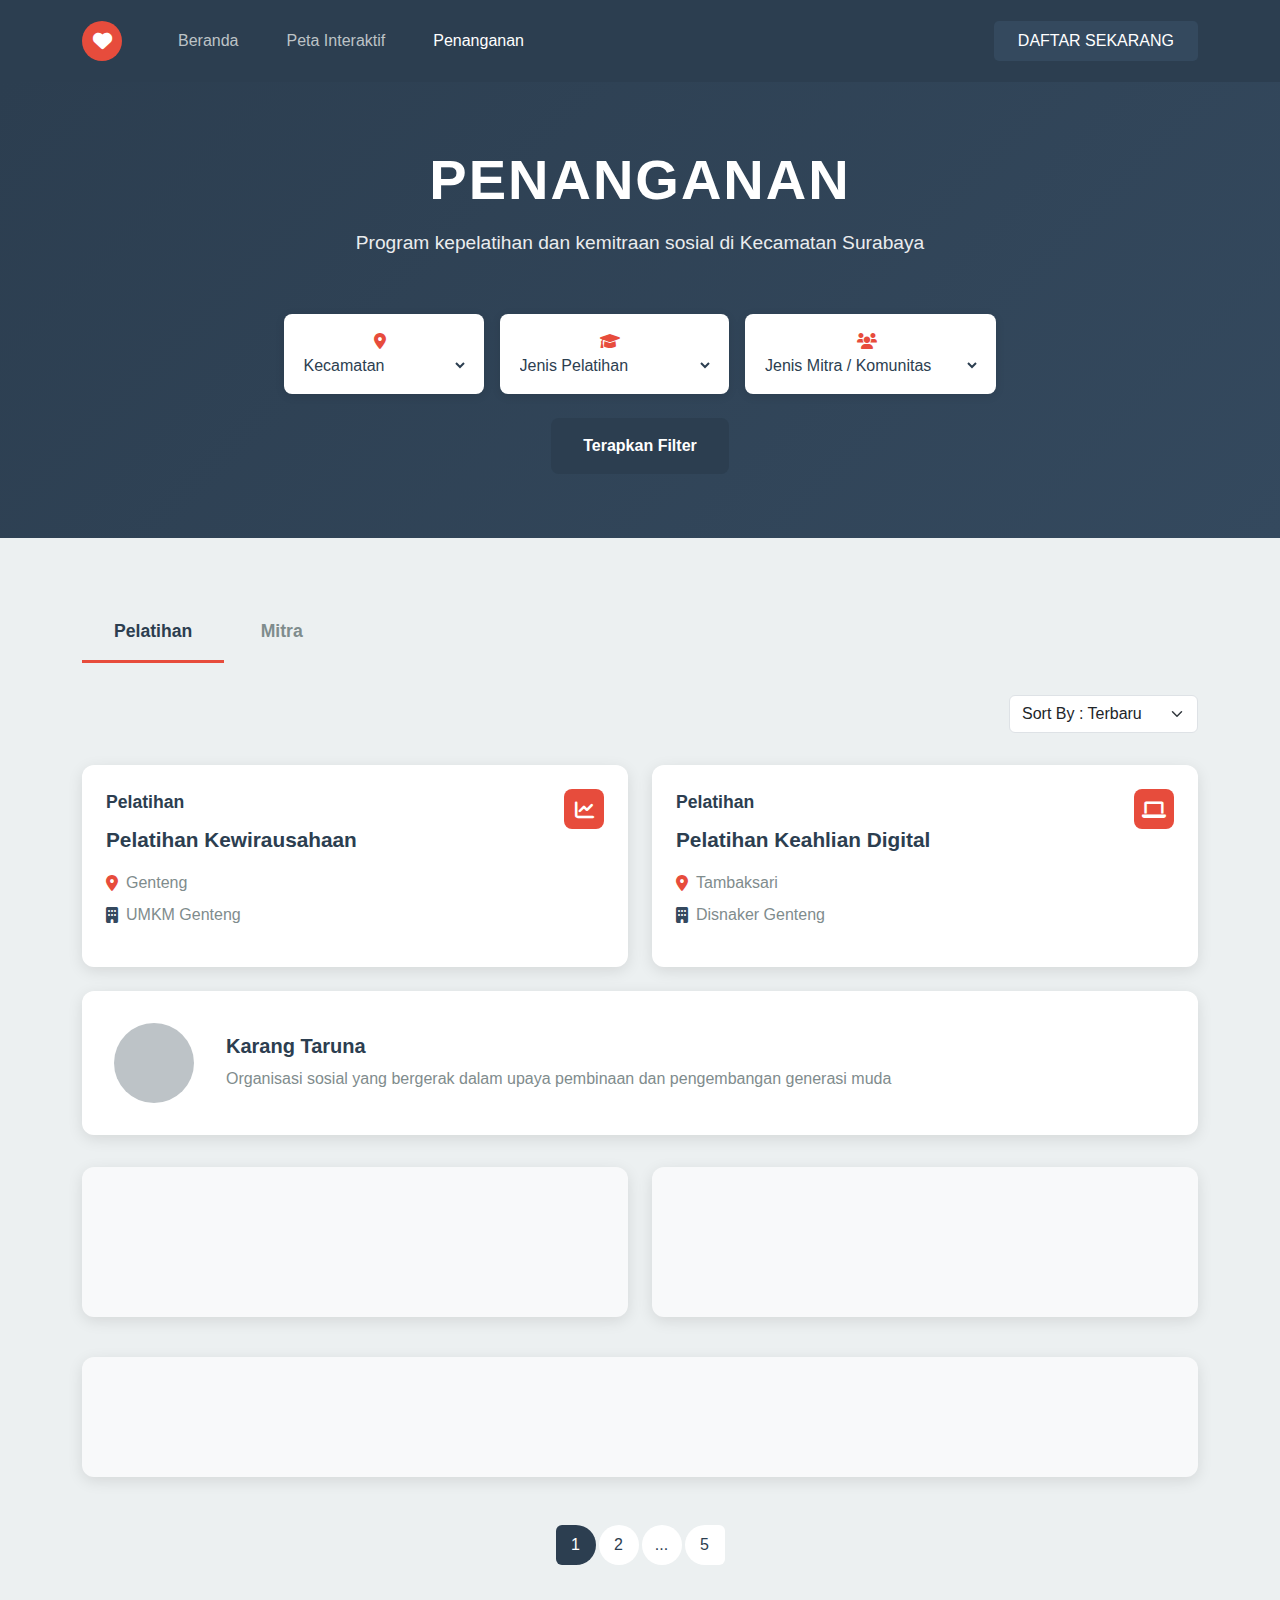
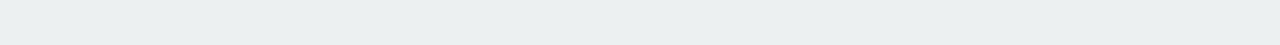
<file: Penanganan/Index1.html>
<!DOCTYPE html>
<html lang="id">
<head>
    <meta charset="UTF-8">
    <meta name="viewport" content="width=device-width, initial-scale=1.0">
    <title>Penanganan - Program Kepelatihan Surabaya</title>
    <link href="https://cdn.jsdelivr.net/npm/bootstrap@5.3.0/dist/css/bootstrap.min.css" rel="stylesheet">
    <link href="https://cdnjs.cloudflare.com/ajax/libs/font-awesome/6.0.0/css/all.min.css" rel="stylesheet">
    <style>
        :root {
            --primary-dark: #2c3e50;
            --primary-blue: #34495e;
            --accent-red: #e74c3c;
        }

        body {
            font-family: 'Segoe UI', Tahoma, Geneva, Verdana, sans-serif;
            background-color: #ecf0f1;
        }

        .navbar-custom {
            background-color: var(--primary-dark);
            padding: 1rem 0;
        }

        .navbar-brand {
            display: flex;
            align-items: center;
        }

        .logo {
            width: 40px;
            height: 40px;
            background-color: var(--accent-red);
            border-radius: 50%;
            display: flex;
            align-items: center;
            justify-content: center;
            margin-right: 1rem;
        }

        .logo i {
            color: white;
            font-size: 1.2rem;
        }

        .navbar-nav .nav-link {
            color: #bdc3c7 !important;
            margin: 0 1rem;
            font-weight: 500;
            transition: color 0.3s ease;
        }

        .navbar-nav .nav-link:hover,
        .navbar-nav .nav-link.active {
            color: white !important;
        }

        .btn-register {
            background-color: var(--primary-blue);
            color: white;
            border: none;
            padding: 0.5rem 1.5rem;
            border-radius: 5px;
            font-weight: 500;
            transition: background-color 0.3s ease;
        }

        .btn-register:hover {
            background-color: #2c3e50;
            color: white;
        }

        .hero-section {
            background: linear-gradient(135deg, var(--primary-dark) 0%, var(--primary-blue) 100%);
            color: white;
            padding: 4rem 0;
            text-align: center;
        }

        .hero-title {
            font-size: 3.5rem;
            font-weight: bold;
            margin-bottom: 1rem;
            letter-spacing: 2px;
        }

        .hero-subtitle {
            font-size: 1.2rem;
            margin-bottom: 3rem;
            opacity: 0.9;
        }

        .filter-section {
            margin-top: 2rem;
        }

        .filter-dropdown {
            background-color: white;
            border: none;
            border-radius: 8px;
            padding: 1rem;
            margin: 0.5rem;
            min-width: 200px;
            box-shadow: 0 2px 10px rgba(0,0,0,0.1);
        }

        .filter-dropdown select {
            border: none;
            background: none;
            width: 100%;
            font-size: 1rem;
            color: #2c3e50;
        }

        .filter-dropdown select:focus {
            outline: none;
        }

        .btn-filter {
            background-color: var(--primary-dark);
            color: white;
            border: none;
            padding: 1rem 2rem;
            border-radius: 8px;
            font-weight: 600;
            margin-top: 1rem;
            transition: all 0.3s ease;
        }

        .btn-filter:hover {
            background-color: #1a252f;
            transform: translateY(-2px);
            box-shadow: 0 4px 15px rgba(0,0,0,0.2);
        }

        .content-section {
            padding: 4rem 0;
        }

        .content-tabs {
            margin-bottom: 2rem;
        }

        .tab-button {
            background: none;
            border: none;
            padding: 1rem 2rem;
            font-size: 1.1rem;
            font-weight: 600;
            color: #7f8c8d;
            border-bottom: 3px solid transparent;
            transition: all 0.3s ease;
        }

        .tab-button.active {
            color: var(--primary-dark);
            border-bottom-color: var(--accent-red);
        }

        .sort-dropdown {
            float: right;
            margin-bottom: 2rem;
        }

        .training-card {
            background: white;
            border-radius: 12px;
            padding: 1.5rem;
            margin-bottom: 1.5rem;
            box-shadow: 0 4px 15px rgba(0,0,0,0.1);
            transition: transform 0.3s ease, box-shadow 0.3s ease;
        }

        .training-card:hover {
            transform: translateY(-5px);
            box-shadow: 0 8px 25px rgba(0,0,0,0.15);
        }

        .card-header {
            display: flex;
            justify-content: space-between;
            align-items: flex-start;
            margin-bottom: 1rem;
        }

        .card-title {
            font-size: 1.1rem;
            font-weight: 600;
            color: var(--primary-dark);
            margin-bottom: 0.5rem;
        }

        .card-subtitle {
            font-size: 1.3rem;
            font-weight: bold;
            color: #2c3e50;
            margin-bottom: 1rem;
        }

        .card-location {
            display: flex;
            align-items: center;
            color: #7f8c8d;
            margin-bottom: 0.5rem;
        }

        .card-location i {
            margin-right: 0.5rem;
            color: var(--accent-red);
        }

        .card-organization {
            display: flex;
            align-items: center;
            color: #7f8c8d;
        }

        .card-organization i {
            margin-right: 0.5rem;
            color: var(--primary-blue);
        }

        .card-icon {
            width: 40px;
            height: 40px;
            background-color: var(--accent-red);
            border-radius: 8px;
            display: flex;
            align-items: center;
            justify-content: center;
        }

        .card-icon i {
            color: white;
            font-size: 1.2rem;
        }

        .community-card {
            background: white;
            border-radius: 12px;
            padding: 2rem;
            margin-bottom: 2rem;
            box-shadow: 0 4px 15px rgba(0,0,0,0.1);
            display: flex;
            align-items: center;
        }

        .community-avatar {
            width: 80px;
            height: 80px;
            background-color: #bdc3c7;
            border-radius: 50%;
            margin-right: 2rem;
            flex-shrink: 0;
        }

        .community-info h5 {
            color: var(--primary-dark);
            font-weight: bold;
            margin-bottom: 0.5rem;
        }

        .community-info p {
            color: #7f8c8d;
            margin: 0;
            line-height: 1.6;
        }

        .pagination-custom {
            justify-content: center;
            margin-top: 3rem;
        }

        .pagination-custom .page-link {
            color: var(--primary-dark);
            border: none;
            margin: 0 0.25rem;
            border-radius: 50%;
            width: 40px;
            height: 40px;
            display: flex;
            align-items: center;
            justify-content: center;
            transition: all 0.3s ease;
        }

        .pagination-custom .page-item.active .page-link {
            background-color: var(--primary-dark);
            color: white;
        }

        .pagination-custom .page-link:hover {
            background-color: var(--primary-blue);
            color: white;
        }

        @media (max-width: 768px) {
            .hero-title {
                font-size: 2.5rem;
            }
            
            .filter-dropdown {
                min-width: 100%;
                margin: 0.5rem 0;
            }
            
            .community-card {
                flex-direction: column;
                text-align: center;
            }
            
            .community-avatar {
                margin-right: 0;
                margin-bottom: 1rem;
            }
            
            .sort-dropdown {
                float: none;
                margin-bottom: 1rem;
            }
        }
    </style>
</head>
<body>
    <!-- Navigation -->
    <nav class="navbar navbar-expand-lg navbar-custom">
        <div class="container">
            <a class="navbar-brand" href="#">
                <div class="logo">
                    <i class="fas fa-heart"></i>
                </div>
            </a>
            
            <button class="navbar-toggler" type="button" data-bs-toggle="collapse" data-bs-target="#navbarNav">
                <span class="navbar-toggler-icon"></span>
            </button>
            
            <div class="collapse navbar-collapse" id="navbarNav">
                <ul class="navbar-nav me-auto">
                    <li class="nav-item">
                        <a class="nav-link" href="/index.html">Beranda</a>
                    </li>
                    <li class="nav-item">
                        <a class="nav-link" href="/index.html#PetaInteraktif">Peta Interaktif</a>
                    </li>
                    <li class="nav-item">
                        <a class="nav-link active" href="#">Penanganan</a>
                    </li>
                </ul>
                <button class="btn btn-register">DAFTAR SEKARANG</button>
            </div>
        </div>
    </nav>

    <!-- Hero Section -->
    <section class="hero-section">
        <div class="container">
            <h1 class="hero-title">PENANGANAN</h1>
            <p class="hero-subtitle">Program kepelatihan dan kemitraan sosial di Kecamatan Surabaya</p>
            
            <div class="filter-section">
                <div class="row justify-content-center">
                    <div class="col-lg-10">
                        <div class="d-flex flex-wrap justify-content-center">
                            <div class="filter-dropdown">
                                <i class="fas fa-map-marker-alt me-2" style="color: #e74c3c;"></i>
                                <select id="kecamatan">
                                    <option>Kecamatan</option>
                                    <option>Genteng</option>
                                    <option>Tambaksari</option>
                                    <option>Gubeng</option>
                                    <option>Sukolilo</option>
                                </select>
                            </div>
                            <div class="filter-dropdown">
                                <i class="fas fa-graduation-cap me-2" style="color: #e74c3c;"></i>
                                <select id="jenisPelatihan">
                                    <option>Jenis Pelatihan</option>
                                    <option>Kewirausahaan</option>
                                    <option>Keahlian Digital</option>
                                    <option>Keterampilan Teknis</option>
                                </select>
                            </div>
                            <div class="filter-dropdown">
                                <i class="fas fa-users me-2" style="color: #e74c3c;"></i>
                                <select id="jenisMitra">
                                    <option>Jenis Mitra / Komunitas</option>
                                    <option>UMKM</option>
                                    <option>Karang Taruna</option>
                                    <option>Organisasi Sosial</option>
                                </select>
                            </div>
                        </div>
                        <button class="btn btn-filter" onclick="applyFilters()">Terapkan Filter</button>
                    </div>
                </div>
            </div>
        </div>
    </section>

    <!-- Content Section -->
    <section class="content-section">
        <div class="container">
            <!-- Tabs -->
            <div class="content-tabs">
                <button class="tab-button active" onclick="switchTab('pelatihan')">Pelatihan</button>
                <button class="tab-button" onclick="switchTab('mitra')">Mitra</button>
            </div>

            <!-- Sort Dropdown -->
            <div class="sort-dropdown">
                <select class="form-select" style="width: auto;">
                    <option>Sort By : Terbaru</option>
                    <option>Sort By : Nama A-Z</option>
                    <option>Sort By : Lokasi</option>
                </select>
            </div>

            <div class="clearfix"></div>

            <!-- Training Cards -->
            <div id="pelatihan-content">
                <div class="row">
                    <div class="col-md-6">
                        <div class="training-card">
                            <div class="card-header">
                                <div>
                                    <div class="card-title">Pelatihan</div>
                                    <div class="card-subtitle">Pelatihan Kewirausahaan</div>
                                    <div class="card-location">
                                        <i class="fas fa-map-marker-alt"></i>
                                        Genteng
                                    </div>
                                    <div class="card-organization">
                                        <i class="fas fa-building"></i>
                                        UMKM Genteng
                                    </div>
                                </div>
                                <div class="card-icon">
                                    <i class="fas fa-chart-line"></i>
                                </div>
                            </div>
                        </div>
                    </div>
                    <div class="col-md-6">
                        <div class="training-card">
                            <div class="card-header">
                                <div>
                                    <div class="card-title">Pelatihan</div>
                                    <div class="card-subtitle">Pelatihan Keahlian Digital</div>
                                    <div class="card-location">
                                        <i class="fas fa-map-marker-alt"></i>
                                        Tambaksari
                                    </div>
                                    <div class="card-organization">
                                        <i class="fas fa-building"></i>
                                        Disnaker Genteng
                                    </div>
                                </div>
                                <div class="card-icon">
                                    <i class="fas fa-laptop"></i>
                                </div>
                            </div>
                        </div>
                    </div>
                </div>

                <!-- Community Card -->
                <div class="community-card">
                    <div class="community-avatar"></div>
                    <div class="community-info">
                        <h5>Karang Taruna</h5>
                        <p>Organisasi sosial yang bergerak dalam upaya pembinaan dan pengembangan generasi muda</p>
                    </div>
                </div>

                <!-- Placeholder Cards -->
                <div class="row">
                    <div class="col-md-6">
                        <div class="training-card" style="height: 150px; background-color: #f8f9fa;">
                        </div>
                    </div>
                    <div class="col-md-6">
                        <div class="training-card" style="height: 150px; background-color: #f8f9fa;">
                        </div>
                    </div>
                </div>

                <div class="training-card" style="height: 120px; background-color: #f8f9fa; margin-top: 1rem;">
                </div>
            </div>

            <!-- Mitra Content (Hidden by default) -->
            <div id="mitra-content" style="display: none;">
                <div class="row">
                    <div class="col-md-6">
                        <div class="training-card">
                            <div class="card-header">
                                <div>
                                    <div class="card-title">Mitra</div>
                                    <div class="card-subtitle">UMKM Genteng</div>
                                    <div class="card-location">
                                        <i class="fas fa-map-marker-alt"></i>
                                        Genteng
                                    </div>
                                    <div class="card-organization">
                                        <i class="fas fa-handshake"></i>
                                        Kemitraan Aktif
                                    </div>
                                </div>
                                <div class="card-icon">
                                    <i class="fas fa-store"></i>
                                </div>
                            </div>
                        </div>
                    </div>
                    <div class="col-md-6">
                        <div class="training-card">
                            <div class="card-header">
                                <div>
                                    <div class="card-title">Mitra</div>
                                    <div class="card-subtitle">Karang Taruna Tambaksari</div>
                                    <div class="card-location">
                                        <i class="fas fa-map-marker-alt"></i>
                                        Tambaksari
                                    </div>
                                    <div class="card-organization">
                                        <i class="fas fa-handshake"></i>
                                        Organisasi Mitra
                                    </div>
                                </div>
                                <div class="card-icon">
                                    <i class="fas fa-users"></i>
                                </div>
                            </div>
                        </div>
                    </div>
                </div>
            </div>

            <!-- Pagination -->
            <nav>
                <ul class="pagination pagination-custom">
                    <li class="page-item active">
                        <a class="page-link" href="#">1</a>
                    </li>
                    <li class="page-item">
                        <a class="page-link" href="#">2</a>
                    </li>
                    <li class="page-item">
                        <a class="page-link" href="#">...</a>
                    </li>
                    <li class="page-item">
                        <a class="page-link" href="#">5</a>
                    </li>
                </ul>
            </nav>
        </div>
    </section>

    <script src="https://cdn.jsdelivr.net/npm/bootstrap@5.3.0/dist/js/bootstrap.bundle.min.js"></script>
    <script>
        // Tab switching functionality
        function switchTab(tabName) {
            // Update tab buttons
            document.querySelectorAll('.tab-button').forEach(btn => {
                btn.classList.remove('active');
            });
            event.target.classList.add('active');

            // Show/hide content
            if (tabName === 'pelatihan') {
                document.getElementById('pelatihan-content').style.display = 'block';
                document.getElementById('mitra-content').style.display = 'none';
            } else {
                document.getElementById('pelatihan-content').style.display = 'none';
                document.getElementById('mitra-content').style.display = 'block';
            }
        }

        // Filter functionality
        function applyFilters() {
            const kecamatan = document.getElementById('kecamatan').value;
            const jenisPelatihan = document.getElementById('jenisPelatihan').value;
            const jenisMitra = document.getElementById('jenisMitra').value;

            // Show loading state
            const filterBtn = event.target;
            const originalText = filterBtn.textContent;
            filterBtn.textContent = 'Memuat...';
            filterBtn.disabled = true;

            // Simulate API call
            setTimeout(() => {
                filterBtn.textContent = originalText;
                filterBtn.disabled = false;
                
                // Show success message
                showToast('Filter berhasil diterapkan!');
            }, 1000);
        }

        // Toast notification
        function showToast(message) {
            const toast = document.createElement('div');
            toast.className = 'toast-notification';
            toast.textContent = message;
            toast.style.cssText = `
                position: fixed;
                top: 20px;
                right: 20px;
                background-color: #27ae60;
                color: white;
                padding: 1rem 1.5rem;
                border-radius: 8px;
                z-index: 1000;
                animation: slideIn 0.3s ease;
            `;
            
            document.body.appendChild(toast);
            
            setTimeout(() => {
                toast.remove();
            }, 3000);
        }

        // Add slide-in animation
        const style = document.createElement('style');
        style.textContent = `
            @keyframes slideIn {
                from {
                    transform: translateX(100%);
                    opacity: 0;
                }
                to {
                    transform: translateX(0);
                    opacity: 1;
                }
            }
        `;
        document.head.appendChild(style);

        // Pagination functionality
        document.querySelectorAll('.pagination .page-link').forEach(link => {
            link.addEventListener('click', function(e) {
                e.preventDefault();
                
                // Remove active class from all items
                document.querySelectorAll('.pagination .page-item').forEach(item => {
                    item.classList.remove('active');
                });
                
                // Add active class to clicked item
                this.parentElement.classList.add('active');
                
                // Smooth scroll to top of content
                document.querySelector('.content-section').scrollIntoView({
                    behavior: 'smooth'
                });
            });
        });

        // Mobile menu enhancement
        document.addEventListener('DOMContentLoaded', function() {
            const navbarToggler = document.querySelector('.navbar-toggler');
            const navbarCollapse = document.querySelector('.navbar-collapse');
            
            // Close mobile menu when clicking outside
            document.addEventListener('click', function(e) {
                if (!navbarCollapse.contains(e.target) && !navbarToggler.contains(e.target)) {
                    const bsCollapse = new bootstrap.Collapse(navbarCollapse, {
                        toggle: false
                    });
                    bsCollapse.hide();
                }
            });
        });

        // Smooth scrolling for anchor links
        document.querySelectorAll('a[href^="#"]').forEach(anchor => {
            anchor.addEventListener('click', function (e) {
                e.preventDefault();
                const target = document.querySelector(this.getAttribute('href'));
                if (target) {
                    target.scrollIntoView({
                        behavior: 'smooth',
                        block: 'start'
                    });
                }
            });
        });

        // Add loading states to cards on hover
        document.querySelectorAll('.training-card').forEach(card => {
            card.addEventListener('mouseenter', function() {
                this.style.cursor = 'pointer';
            });
            
            card.addEventListener('click', function() {
                // Simulate card click action
                showToast('Membuka detail program...');
            });
        });
    </script>
</body>
</html>
</file>
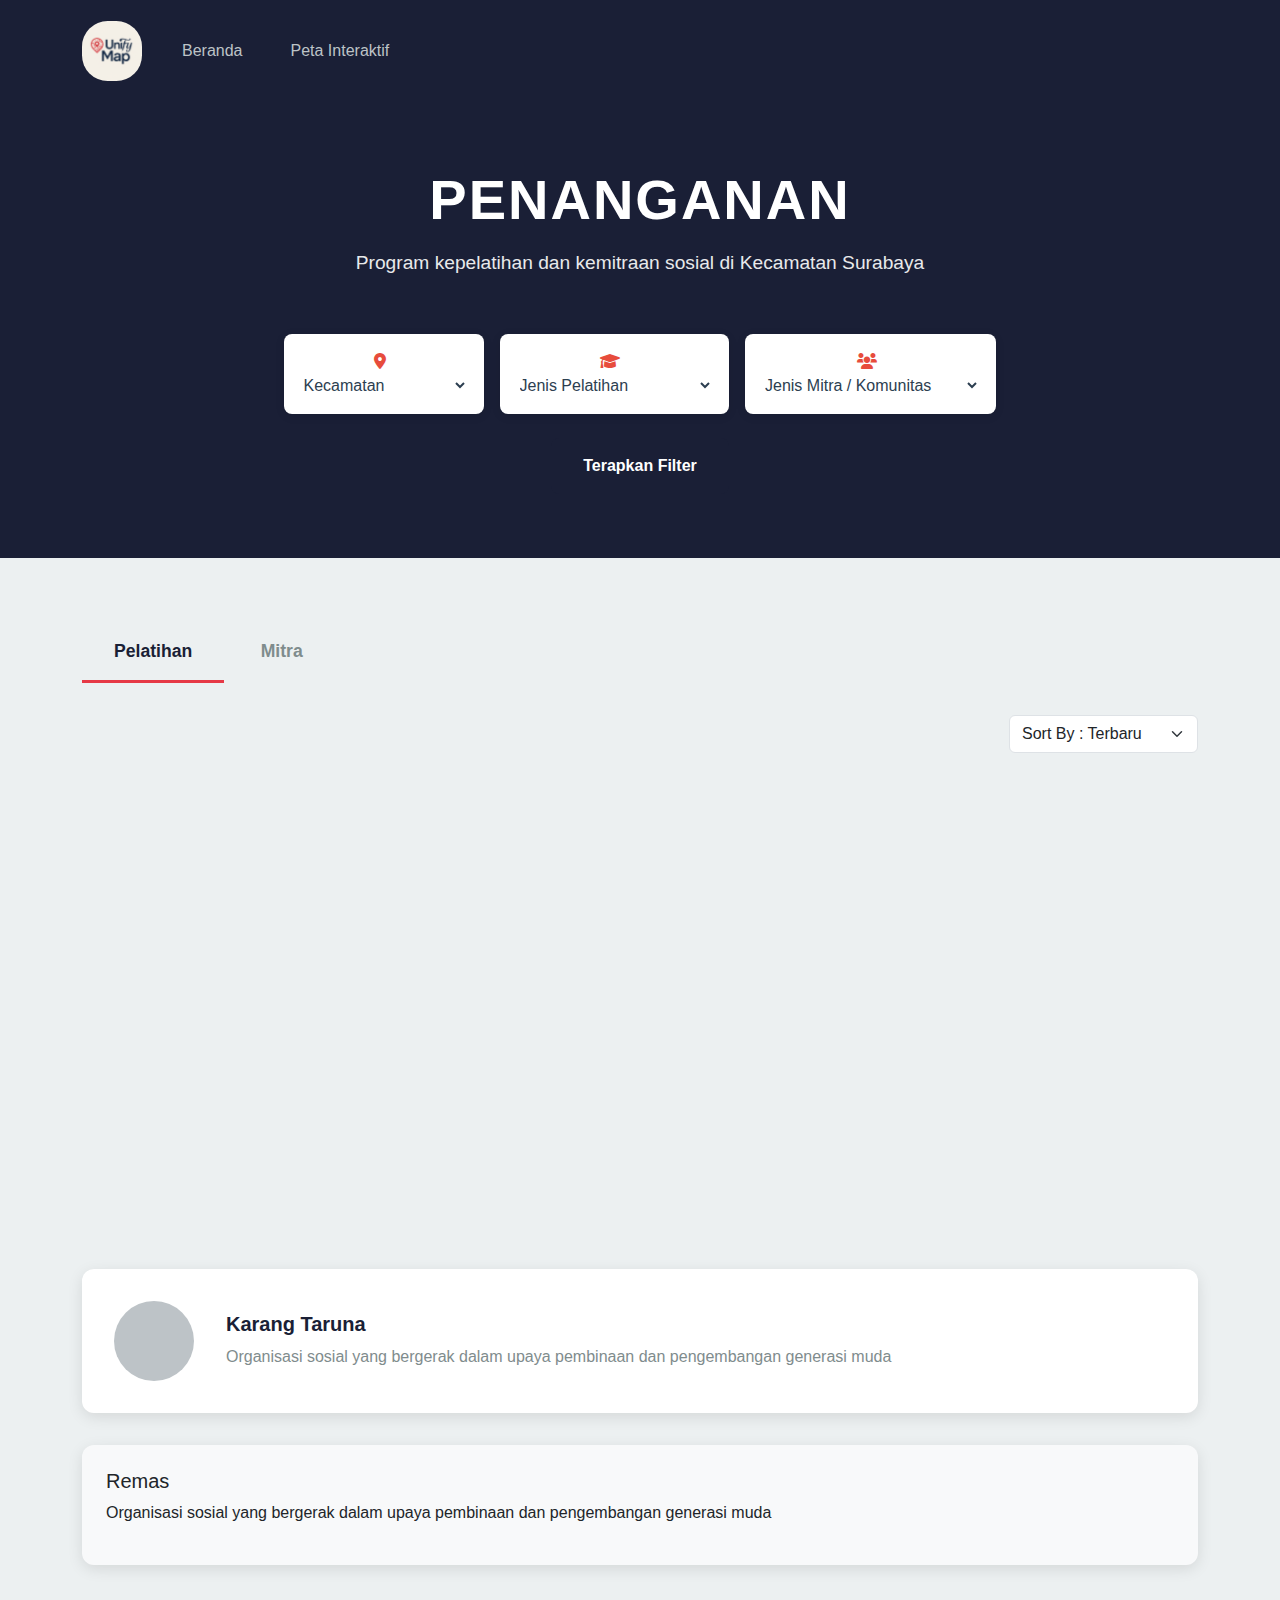
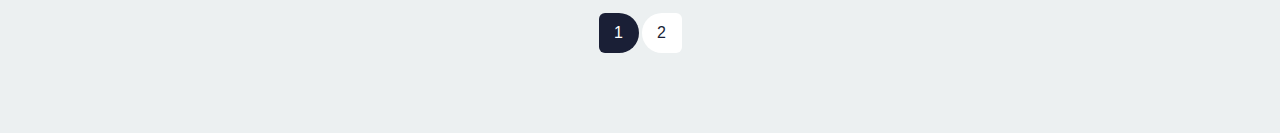
<file: Penganan/Index1.html>
<!DOCTYPE html>
<html lang="id">

<head>
    <meta charset="UTF-8">
    <meta name="viewport" content="width=device-width, initial-scale=1.0">
    <title>Penanganan - Program Kepelatihan Surabaya</title>
    <link href="https://cdn.jsdelivr.net/npm/bootstrap@5.3.0/dist/css/bootstrap.min.css" rel="stylesheet">
    <link href="https://cdnjs.cloudflare.com/ajax/libs/font-awesome/6.0.0/css/all.min.css" rel="stylesheet">
    <link rel="stylesheet" href="./style3.css">
</head>

<body>
    <!-- Navigation -->
    <nav class="navbar sticky-top navbar-expand-lg navbar-custom">
        <div class="container">
            <a class="navbar-brand" href="../index.html">
                <div class="logo">
                    <img src="../Img/Hasil akhr.svg" alt="UniMap Logo">
                </div>
            </a>

            <button class="navbar-toggler" type="button" data-bs-toggle="collapse" data-bs-target="#navbarNav">
                <span class="navbar-toggler-icon"></span>
            </button>

            <div class="collapse navbar-collapse" id="navbarNav">
                <ul class="navbar-nav me-auto">
                    <li class="nav-item">
                        <a class="nav-link" href="../index.html">Beranda</a>
                    </li>
                    <li class="nav-item">
                        <a class="nav-link" href="../index.html#PetaInteraktif">Peta Interaktif</a>
                    </li>
                </ul>
            </div>
        </div>
    </nav>

    <!-- Hero Section -->
    <section class="hero-section">
        <div class="container">
            <h1 class="hero-title">PENANGANAN</h1>
            <p class="hero-subtitle">Program kepelatihan dan kemitraan sosial di Kecamatan Surabaya</p>

            <div class="filter-section">
                <div class="row justify-content-center">
                    <div class="col-lg-10">
                        <div class="d-flex flex-wrap justify-content-center">
                            <div class="filter-dropdown">
                                <i class="fas fa-map-marker-alt me-2" style="color: #e74c3c;"></i>
                                <select id="kecamatan">
                                    <option value="">Kecamatan</option>
                                    <option value="asemrowo">Asemrowo</option>
                                    <option value="benowo">Benowo</option>
                                    <option value="bubutan">Bubutan</option>
                                    <option value="bulak">Bulak</option>
                                    <option value="dukuh-pakis">Dukuh Pakis</option>
                                    <option value="gayungan">Gayungan</option>
                                    <option value="genteng">Genteng</option>
                                    <option value="gubeng">Gubeng</option>
                                    <option value="gunung-anyar">Gunung Anyar</option>
                                    <option value="jambangan">Jambangan</option>
                                    <option value="karang-pilang">Karang Pilang</option>
                                    <option value="kenjeran">Kenjeran</option>
                                    <option value="krembangan">Krembangan</option>
                                    <option value="lakarsantri">Lakarsantri</option>
                                    <option value="mulyorejo">Mulyorejo</option>
                                    <option value="pabean-cantian">Pabean Cantian</option>
                                    <option value="pakal">Pakal</option>
                                    <option value="rungkut">Rungkut</option>
                                    <option value="sambikerep">Sambikerep</option>
                                    <option value="sawahan">Sawahan</option>
                                    <option value="semampir">Semampir</option>
                                    <option value="simokerto">Simokerto</option>
                                    <option value="sukolilo">Sukolilo</option>
                                    <option value="sukomanunggal">Sukomanunggal</option>
                                    <option value="tambaksari">Tambaksari</option>
                                    <option value="tandes">Tandes</option>
                                    <option value="tegalsari">Tegalsari</option>
                                    <option value="tenggilis">Tenggilis</option>
                                    <option value="kendangsari">Kendangsari</option>
                                    <option value="kutisari">Kutisari</option>
                                    <option value="wiyung">Wiyung</option>
                                </select>
                            </div>
                            <div class="filter-dropdown">
                                <i class="fas fa-graduation-cap me-2" style="color: #e74c3c;"></i>
                                <select id="jenisPelatihan">
                                    <option value="">Jenis Pelatihan</option>
                                    <option value="kewirausahaan">Kewirausahaan</option>
                                    <option value="keahlian-digital">Keahlian Digital</option>
                                    <option value="keterampilan-teknis">Keterampilan Teknis</option>
                                    <option value="pertanian-urban">Pertanian Urban</option>
                                    <option value="kerajinan-tangan">Kerajinan Tangan</option>
                                    <option value="kuliner">Kuliner</option>
                                </select>
                            </div>
                            <div class="filter-dropdown">
                                <i class="fas fa-users me-2" style="color: #e74c3c;"></i>
                                <select id="jenisMitra">
                                    <option value="">Jenis Mitra / Komunitas</option>
                                    <option value="umkm">UMKM</option>
                                    <option value="karang-taruna">Karang Taruna</option>
                                    <option value="organisasi-sosial">Organisasi Sosial</option>
                                    <option value="lembaga-pendidikan">Lembaga Pendidikan</option>
                                </select>
                            </div>
                        </div>
                        <button class="btn btn-filter" onclick="applyFilters()">Terapkan Filter</button>
                    </div>
                </div>
            </div>
        </div>
    </section>

    <!-- Content Section -->
    <section class="content-section">
        <div class="container">
            <!-- Tabs -->
            <div class="content-tabs">
                <button class="tab-button active" onclick="switchTab('pelatihan')">Pelatihan</button>
                <button class="tab-button" onclick="switchTab('mitra')">Mitra</button>
            </div>

            <!-- Sort Dropdown -->
            <div class="sort-dropdown">
                <select class="form-select" style="width: auto;">
                    <option>Sort By : Terbaru</option>
                    <option>Sort By : Nama A-Z</option>
                    <option>Sort By : Lokasi</option>
                </select>
            </div>

            <div class="clearfix"></div>

            <!-- Training Cards -->
            <div id="pelatihan-content">
                <div class="row" id="trainingCardsContainer">
                    <!-- Cards will be dynamically generated -->
                </div>

                <!-- Community Card -->
                <div class="community-card">
                    <div class="community-avatar"></div>
                    <div class="community-info">
                        <h5>Karang Taruna</h5>
                        <p>Organisasi sosial yang bergerak dalam upaya pembinaan dan pengembangan generasi muda</p>
                    </div>
                </div>

                <!-- Placeholder Cards -->
                <div class="training-card" style="height: 120px; background-color: #f8f9fa; margin-top: 1rem;">
                    <h5>Remas</h5>
                    <p>Organisasi sosial yang bergerak dalam upaya pembinaan dan pengembangan generasi muda</p>
                </div>
            </div>

            <!-- Mitra Content (Hidden by default) -->
            <div id="mitra-content" style="display: none;">
                <div class="row" id="mitraCardsContainer">
                    <!-- Mitra cards will be dynamically generated -->
                </div>
            </div>

            <!-- Pagination -->
            <nav>
                <ul class="pagination pagination-custom" id="paginationContainer">
                    <!-- Pagination will be dynamically generated -->
                </ul>
            </nav>
        </div>
    </section>

    <!-- Training Detail Modal -->
    <div class="modal fade" id="trainingDetailModal" tabindex="-1" aria-labelledby="trainingDetailModalLabel" aria-hidden="true">
        <div class="modal-dialog modal-lg">
            <div class="modal-content">
                <div class="modal-header">
                    <h5 class="modal-title" id="trainingDetailModalLabel">Detail Pelatihan</h5>
                    <button type="button" class="btn-close" data-bs-dismiss="modal" aria-label="Close"></button>
                </div>
                <div class="modal-body" id="trainingDetailContent">
                    <!-- Content will be dynamically loaded -->
                </div>
                <div class="modal-footer">
                    <button type="button" class="btn btn-secondary" data-bs-dismiss="modal">Tutup</button>
                    <button type="button" class="btn btn-primary">Daftar Pelatihan</button>
                </div>
            </div>
        </div>
    </div>

    <script src="https://cdn.jsdelivr.net/npm/bootstrap@5.3.0/dist/js/bootstrap.bundle.min.js"></script>
    <script src="../Penganan/script.js"></script>
</body>

</html>
</file>
<file: style.css>
/* Global Styles */
body {
    font-family: 'Segoe UI', Tahoma, Geneva, Verdana, sans-serif;
    color: #fff;
}

/* Navigation */
.navbar {
    box-shadow: 0 2px 10px rgba(0, 0, 0, 0.1);
}

.navbar-brand img {
    width: 40px;
    height: auto;
}

.nav-link {
    color: #333 !important;
    font-weight: 500;
    margin: 0 10px;
}

.nav-link.active {
    color: #e63946 !important;
    font-weight: 600;
}

/* Hero Section */
.hero-section {
    background-color: #1a1f36;
    padding: 80px 0;
    min-height: 500px;
}

.hero-section h1 {
    font-size: 3.5rem;
    font-weight: 800;
    line-height: 1.2;
}

.hero-section .lead {
    font-size: 1.5rem;
}

.map-container {
    position: relative;
    max-width: 800px;
    margin: 0 auto;
}

.map-container img {
    filter: hue-rotate(320deg) saturate(1.5);
}

/* .map-label {
    position: absolute;
    bottom: 20px;
    left: 83%;
    transform: translateX(-50%);
    background-color: rgba(0, 0, 0, 0.7);
    color: white;
    padding: 5px 15px;
    border-radius: 4px;
    font-weight: bold;
} */

/* Why Section */
.why-section {
    background-color: #1a1f36;
    padding: 60px 0;
}

.data-sources {
    background-color: rgba(255, 255, 255, 0.05);
    border-radius: 10px;
    height: 100%;
}

.text-danger {
    color: #e63946 !important;
}

/* Uni Map Section */
.unimap-section {
    background-color: #fff;
    color: #333;
    padding: 80px 0;
}

.unimap-section h2 {
    font-size: 2.5rem;
    font-weight: 700;
    color: #1a1f36;
}

.feature-box {
    border: 2px solid #8b1a1a;
    border-radius: 10px;
    padding: 30px;
    height: 200px;
    display: flex;
    align-items:flex-start;
    justify-content: left;
    margin-bottom: 20px;
    flex-wrap: nowrap;
    flex-direction: column;
}

.number-colmn   {
    width: 60px;
    height: 60px;
    background-color: #fff;
    display: flex;
    align-items: center;
    justify-content:flex-start;
    font-size: 2rem;
    font-weight: bold;
}

.inner-colomn{
    font-size: 30px;
}

/* Responsive Adjustments */
@media (max-width: 992px) {
    .hero-section h1 {
        font-size: 2.5rem;
    }
    
    .hero-section .lead {
        font-size: 1.2rem;
    }
    
    .map-container {
        margin-top: 40px;
    }
}

@media (max-width: 768px) {
    .hero-section {
        text-align: center;
    }
    
    .data-sources {
        margin-bottom: 40px;
    }
}
</file>
<file: Login/LoginStyle.css>
body {
            background: linear-gradient(135deg, #f5e6e8 0%, #e8d5d7 100%);
            min-height: 100vh;
            font-family: 'Segoe UI', Tahoma, Geneva, Verdana, sans-serif;
        }
        
        .login-container {
            background: rgba(255, 255, 255, 0.9);
            border-radius: 25px;
            padding: 2rem;
            box-shadow: 0 10px 30px rgba(0, 0, 0, 0.1);
            backdrop-filter: blur(10px);
            max-width: 400px;
            margin: 2rem auto;
        }
        
        .logo {
            width: 60px;
            height: 60px;
            background: #ff6b6b;
            border-radius: 15px;
            display: flex;
            align-items: center;
            justify-content: center;
            color: white;
            font-weight: bold;
            font-size: 0.8rem;
            margin-bottom: 2rem;
        }
        
        .login-title {
            color: #2c3e50;
            font-weight: 700;
            font-size: 2rem;
            margin-bottom: 2rem;
        }
        
        .form-label {
            color: #2c3e50;
            font-weight: 600;
            margin-bottom: 0.5rem;
        }
        
        .form-control {
            border: none;
            background: rgba(255, 255, 255, 0.8);
            border-radius: 15px;
            padding: 1rem;
            font-size: 1rem;
            margin-bottom: 1rem;
            box-shadow: 0 2px 10px rgba(0, 0, 0, 0.1);
        }
        
        .form-control:focus {
            box-shadow: 0 0 0 0.2rem rgba(52, 144, 220, 0.25);
            border-color: #3490dc;
            background: white;
        }
        
        .password-container {
            position: relative;
        }
        
        .password-toggle {
            position: absolute;
            right: 15px;
            top: 50%;
            transform: translateY(-50%);
            background: none;
            border: none;
            color: #6c757d;
            cursor: pointer;
            z-index: 10;
        }
        
        .forgot-password {
            color: #6c757d;
            text-decoration: none;
            font-size: 0.9rem;
            margin-bottom: 2rem;
            display: inline-block;
        }
        
        .forgot-password:hover {
            color: #3490dc;
            text-decoration: underline;
        }
        
        .btn-login {
            background: #2c3e50;
            border: none;
            border-radius: 15px;
            padding: 1rem;
            font-weight: 600;
            font-size: 1.1rem;
            width: 100%;
            margin-bottom: 2rem;
            transition: all 0.3s ease;
        }
        
        .btn-login:hover {
            background: #34495e;
            transform: translateY(-2px);
            box-shadow: 0 5px 15px rgba(44, 62, 80, 0.3);
        }
        
        .divider {
            text-align: center;
            margin: 2rem 0;
            color: #6c757d;
            font-size: 0.9rem;
        }
        
        .btn-google {
            background: white;
            border: 2px solid #e9ecef;
            border-radius: 15px;
            padding: 1rem;
            width: 100%;
            display: flex;
            align-items: center;
            justify-content: center;
            gap: 10px;
            font-weight: 600;
            color: #2c3e50;
            text-decoration: none;
            transition: all 0.3s ease;
            margin-bottom: 2rem;
        }
        
        .btn-google:hover {
            border-color: #3490dc;
            color: #3490dc;
            transform: translateY(-2px);
            box-shadow: 0 5px 15px rgba(52, 144, 220, 0.2);
        }
        
        .google-icon {
            width: 20px;
            height: 20px;
            background: url('[data-uri]') no-repeat center;
            background-size: contain;
        }
        
        .register-link {
            text-align: center;
            color: #6c757d;
            font-size: 0.9rem;
        }
        
        .register-link a {
            color: #3490dc;
            text-decoration: none;
            font-weight: 600;
        }
        
        .register-link a:hover {
            text-decoration: underline;
        }
        
        .alert {
            border-radius: 15px;
            margin-bottom: 1rem;
        }
        
        @media (max-width: 576px) {
            .login-container {
                margin: 1rem;
                padding: 1.5rem;
            }
            
            .login-title {
                font-size: 1.8rem;
            }
        }
</file>
<file: Login/RegistStyle.css>
* {
           margin: 0;
           padding: 0;
           box-sizing: border-box;
       }

       body {
           font-family: 'Segoe UI', Tahoma, Geneva, Verdana, sans-serif;
           height: 100vh;
           overflow: hidden;
       }

       .split-container {
           display: flex;
           height: 100vh;
       }

       .left-panel {
           flex: 1;
           background: #f8f9fa;
           padding: 2rem;
           overflow-y: auto;
           position: relative;
       }

       .right-panel {
           flex: 1;
           background: linear-gradient(135deg, #4a5568 0%, #2d3748 50%, #1a202c 100%);
           display: flex;
           flex-direction: column;
           justify-content: center;
           align-items: center;
           text-align: center;
           padding: 2rem;
           position: relative;
           overflow: hidden;
       }

       .navbar-brand {
           font-weight: bold;
           font-size: 1.5rem;
           color: #2d3748;
           text-decoration: none;
       }

       .navbar-toggler {
           border: none;
           padding: 0;
           background: none;
       }

       .navbar-toggler-icon {
           background-image: url("data:image/svg+xml,%3csvg xmlns='http://www.w3.org/2000/svg' viewBox='0 0 30 30'%3e%3cpath stroke='rgba%2833, 37, 41, 0.75%29' stroke-linecap='round' stroke-miterlimit='10' stroke-width='2' d='M4 7h22M4 15h22M4 23h22'/%3e%3c/svg%3e");
       }

       .register-title {
           font-size: 2rem;
           font-weight: 600;
           color: #2d3748;
           margin: 2rem 0 1rem 0;
       }

       .register-subtitle {
           color: #718096;
           margin-bottom: 2rem;
           line-height: 1.5;
       }

       .form-label {
           color: #2d3748;
           font-weight: 500;
           margin-bottom: 0.5rem;
       }

       .form-control {
           border: none;
           border-bottom: 2px solid #e2e8f0;
           border-radius: 0;
           padding: 0.75rem 0;
           background: transparent;
           font-size: 1rem;
           transition: all 0.3s ease;
       }

       .form-control:focus {
           box-shadow: none;
           border-bottom-color: #48bb78;
           background: transparent;
       }

       .form-control.is-valid {
           border-bottom-color: #48bb78;
       }

       .form-control.is-invalid {
           border-bottom-color: #f56565;
       }

       .password-container {
           position: relative;
       }

       .password-toggle {
           position: absolute;
           right: 0;
           top: 50%;
           transform: translateY(-50%);
           background: none;
           border: none;
           color: #a0aec0;
           cursor: pointer;
           padding: 0.5rem;
       }

       .password-strength {
           position: absolute;
           right: 40px;
           top: 30%;
           transform: translateX(-100%);
           font-size: 0.8rem;
           font-weight: 500;
       }

       .strength-weak {
           color: #f56565;
       }

       .strength-medium {
           color: #ed8936;
       }

       .strength-strong {
           color: #48bb78;
       }

       .form-check {
           margin: 1.5rem 0;
       }

       .form-check-input:checked {
           background-color: #48bb78;
           border-color: #48bb78;
       }

       .form-check-label {
           color: #718096;
           font-size: 0.9rem;
       }

       .forgot-password {
           color: #718096;
           text-decoration: none;
           font-size: 0.9rem;
           float: right;
       }

       .forgot-password:hover {
           color: #4299e1;
           text-decoration: underline;
       }

       .btn-register {
           background: #2d3748;
           border: none;
           border-radius: 8px;
           padding: 1rem;
           font-weight: 600;
           font-size: 1.1rem;
           width: 100%;
           margin-top: 2rem;
           transition: all 0.3s ease;
       }

       .btn-register:hover {
           background: #4a5568;
           transform: translateY(-2px);
           box-shadow: 0 5px 15px rgba(45, 55, 72, 0.3);
       }

       .right-panel h2 {
           color: white;
           font-size: 2.5rem;
           font-weight: 600;
           margin-bottom: 1rem;
       }

       .right-panel p {
           color: #cbd5e0;
           font-size: 1.1rem;
           line-height: 1.6;
           margin-bottom: 2rem;
           max-width: 400px;
       }

       .btn-login {
           background: transparent;
           border: 2px solid white;
           color: white;
           border-radius: 25px;
           padding: 0.75rem 2rem;
           font-weight: 600;
           text-decoration: none;
           transition: all 0.3s ease;
       }

       .btn-login:hover {
           background: white;
           color: #2d3748;
           transform: translateY(-2px);
       }

       .decorative-circles {
           position: absolute;
           width: 100%;
           height: 100%;
           pointer-events: none;
       }

       .circle {
           position: absolute;
           border: 2px solid rgba(255, 255, 255, 0.1);
           border-radius: 50%;
       }

       .circle-1 {
           width: 200px;
           height: 200px;
           top: -50px;
           right: -50px;
       }

       .circle-2 {
           width: 150px;
           height: 150px;
           top: 20%;
           left: -30px;
       }

       .circle-3 {
           width: 100px;
           height: 100px;
           bottom: 20%;
           right: 20%;
       }

       .circle-4 {
           width: 300px;
           height: 300px;
           bottom: -100px;
           left: -100px;
       }

       .alert {
           border-radius: 8px;
           margin-bottom: 1rem;
       }

       @media (max-width: 768px) {
           .split-container {
               flex-direction: column;
           }

           .left-panel,
           .right-panel {
               flex: none;
               height: auto;
           }

           .left-panel {
               min-height: 60vh;
           }

           .right-panel {
               min-height: 40vh;
           }

           .register-title {
               font-size: 1.5rem;
           }

           .right-panel h2 {
               font-size: 2rem;
           }
       }

       @media (max-width: 576px) {

           .left-panel,
           .right-panel {
               padding: 1rem;
           }

           .register-title {
               font-size: 1.3rem;
           }

           .right-panel h2 {
               font-size: 1.8rem;
           }
       }
</file>
<file: Penganan/style3.css>
:root {
    --primary-dark: #1a1f36;
    --primary-blue: #1a1f36;
    --accent-red: #e63946;
}

body {
    font-family: 'Segoe UI', Tahoma, Geneva, Verdana, sans-serif;
    background-color: #ecf0f1;
}


/*Navbar*/

.navbar-custom {
    background-color: var(--primary-dark);
    padding: 1rem 0;
}

.navbar-brand {
    display: flex;
    align-items: center;
}

.logo img {
    width: 60px;
    height: 60px;
}

.navbar-nav .nav-link {
    color: #bdc3c7 !important;
    margin: 0 1rem;
    font-weight: 500;
    transition: color 0.3s ease;
}

.navbar-nav .nav-link:hover,
.navbar-nav .nav-link.active {
    color: white !important;
}

.btn-register {
    background-color: var(--primary-blue);
    color: white;
    border: none;
    padding: 0.5rem 1.5rem;
    border-radius: 5px;
    font-weight: 500;
    transition: background-color 0.3s ease;
}

.btn-register:hover {
    background-color: #2c3e50;
    color: white;
}

.hero-section {
    background: linear-gradient(135deg, var(--primary-dark) 0%, var(--primary-blue) 100%);
    color: white;
    padding: 4rem 0;
    text-align: center;
}

.hero-title {
    font-size: 3.5rem;
    font-weight: bold;
    margin-bottom: 1rem;
    letter-spacing: 2px;
}

.hero-subtitle {
    font-size: 1.2rem;
    margin-bottom: 3rem;
    opacity: 0.9;
}

.filter-section {
    margin-top: 2rem;
}

.filter-dropdown {
    background-color: white;
    border: none;
    border-radius: 8px;
    padding: 1rem;
    margin: 0.5rem;
    min-width: 200px;
    box-shadow: 0 2px 10px rgba(0, 0, 0, 0.1);
}

.filter-dropdown select {
    border: none;
    background: none;
    width: 100%;
    font-size: 1rem;
    color: #2c3e50;
}

.filter-dropdown select:focus {
    outline: none;
}

.btn-filter {
    background-color: var(--primary-dark);
    color: white;
    border: none;
    padding: 1rem 2rem;
    border-radius: 8px;
    font-weight: 600;
    margin-top: 1rem;
    transition: all 0.3s ease;
}

.btn-filter:hover {
    background-color: #1a252f;
    transform: translateY(-2px);
    box-shadow: 0 4px 15px rgba(0, 0, 0, 0.2);
}

.content-section {
    padding: 4rem 0;
}

.content-tabs {
    margin-bottom: 2rem;
}

.tab-button {
    background: none;
    border: none;
    padding: 1rem 2rem;
    font-size: 1.1rem;
    font-weight: 600;
    color: #7f8c8d;
    border-bottom: 3px solid transparent;
    transition: all 0.3s ease;
}

.tab-button.active {
    color: var(--primary-dark);
    border-bottom-color: var(--accent-red);
}

.sort-dropdown {
    float: right;
    margin-bottom: 2rem;
}

.training-card {
    background: white;
    border-radius: 12px;
    padding: 1.5rem;
    margin-bottom: 1.5rem;
    box-shadow: 0 4px 15px rgba(0, 0, 0, 0.1);
    transition: transform 0.3s ease, box-shadow 0.3s ease;
}

.training-card:hover {
    transform: translateY(-5px);
    box-shadow: 0 8px 25px rgba(0, 0, 0, 0.15);
}

.card-header {
    display: flex;
    justify-content: space-between;
    align-items: flex-start;
    margin-bottom: 1rem;
}

.card-title {
    font-size: 1.1rem;
    font-weight: 600;
    color: var(--primary-dark);
    margin-bottom: 0.5rem;
}

.card-subtitle {
    font-size: 1.3rem;
    font-weight: bold;
    color: #2c3e50;
    margin-bottom: 1rem;
}

.card-location {
    display: flex;
    align-items: center;
    color: #7f8c8d;
    margin-bottom: 0.5rem;
}

.card-location i {
    margin-right: 0.5rem;
    color: var(--accent-red);
}

.card-organization {
    display: flex;
    align-items: center;
    color: #7f8c8d;
}

.card-organization i {
    margin-right: 0.5rem;
    color: var(--primary-blue);
}

.card-icon {
    width: 40px;
    height: 40px;
    background-color: var(--accent-red);
    border-radius: 8px;
    display: flex;
    align-items: center;
    justify-content: center;
}

.card-icon i {
    color: white;
    font-size: 1.2rem;
}

.community-card {
    background: white;
    border-radius: 12px;
    padding: 2rem;
    margin-bottom: 2rem;
    box-shadow: 0 4px 15px rgba(0, 0, 0, 0.1);
    display: flex;
    align-items: center;
}

.community-avatar {
    width: 80px;
    height: 80px;
    background-color: #bdc3c7;
    border-radius: 50%;
    margin-right: 2rem;
    flex-shrink: 0;
}

.community-info h5 {
    color: var(--primary-dark);
    font-weight: bold;
    margin-bottom: 0.5rem;
}

.community-info p {
    color: #7f8c8d;
    margin: 0;
    line-height: 1.6;
}

.pagination-custom {
    justify-content: center;
    margin-top: 3rem;
}

.pagination-custom .page-link {
    color: var(--primary-dark);
    border: none;
    margin: 0 0.25rem;
    border-radius: 50%;
    width: 40px;
    height: 40px;
    display: flex;
    align-items: center;
    justify-content: center;
    transition: all 0.3s ease;
}

.pagination-custom .page-item.active .page-link {
    background-color: var(--primary-dark);
    color: white;
}

.pagination-custom .page-link:hover {
    background-color: var(--primary-blue);
    color: white;
}

@media (max-width: 768px) {
    .hero-title {
        font-size: 2.5rem;
    }
    .filter-dropdown {
        min-width: 100%;
        margin: 0.5rem 0;
    }
    .community-card {
        flex-direction: column;
        text-align: center;
    }
    .community-avatar {
        margin-right: 0;
        margin-bottom: 1rem;
    }
    .sort-dropdown {
        float: none;
        margin-bottom: 1rem;
    }
}
</file>
